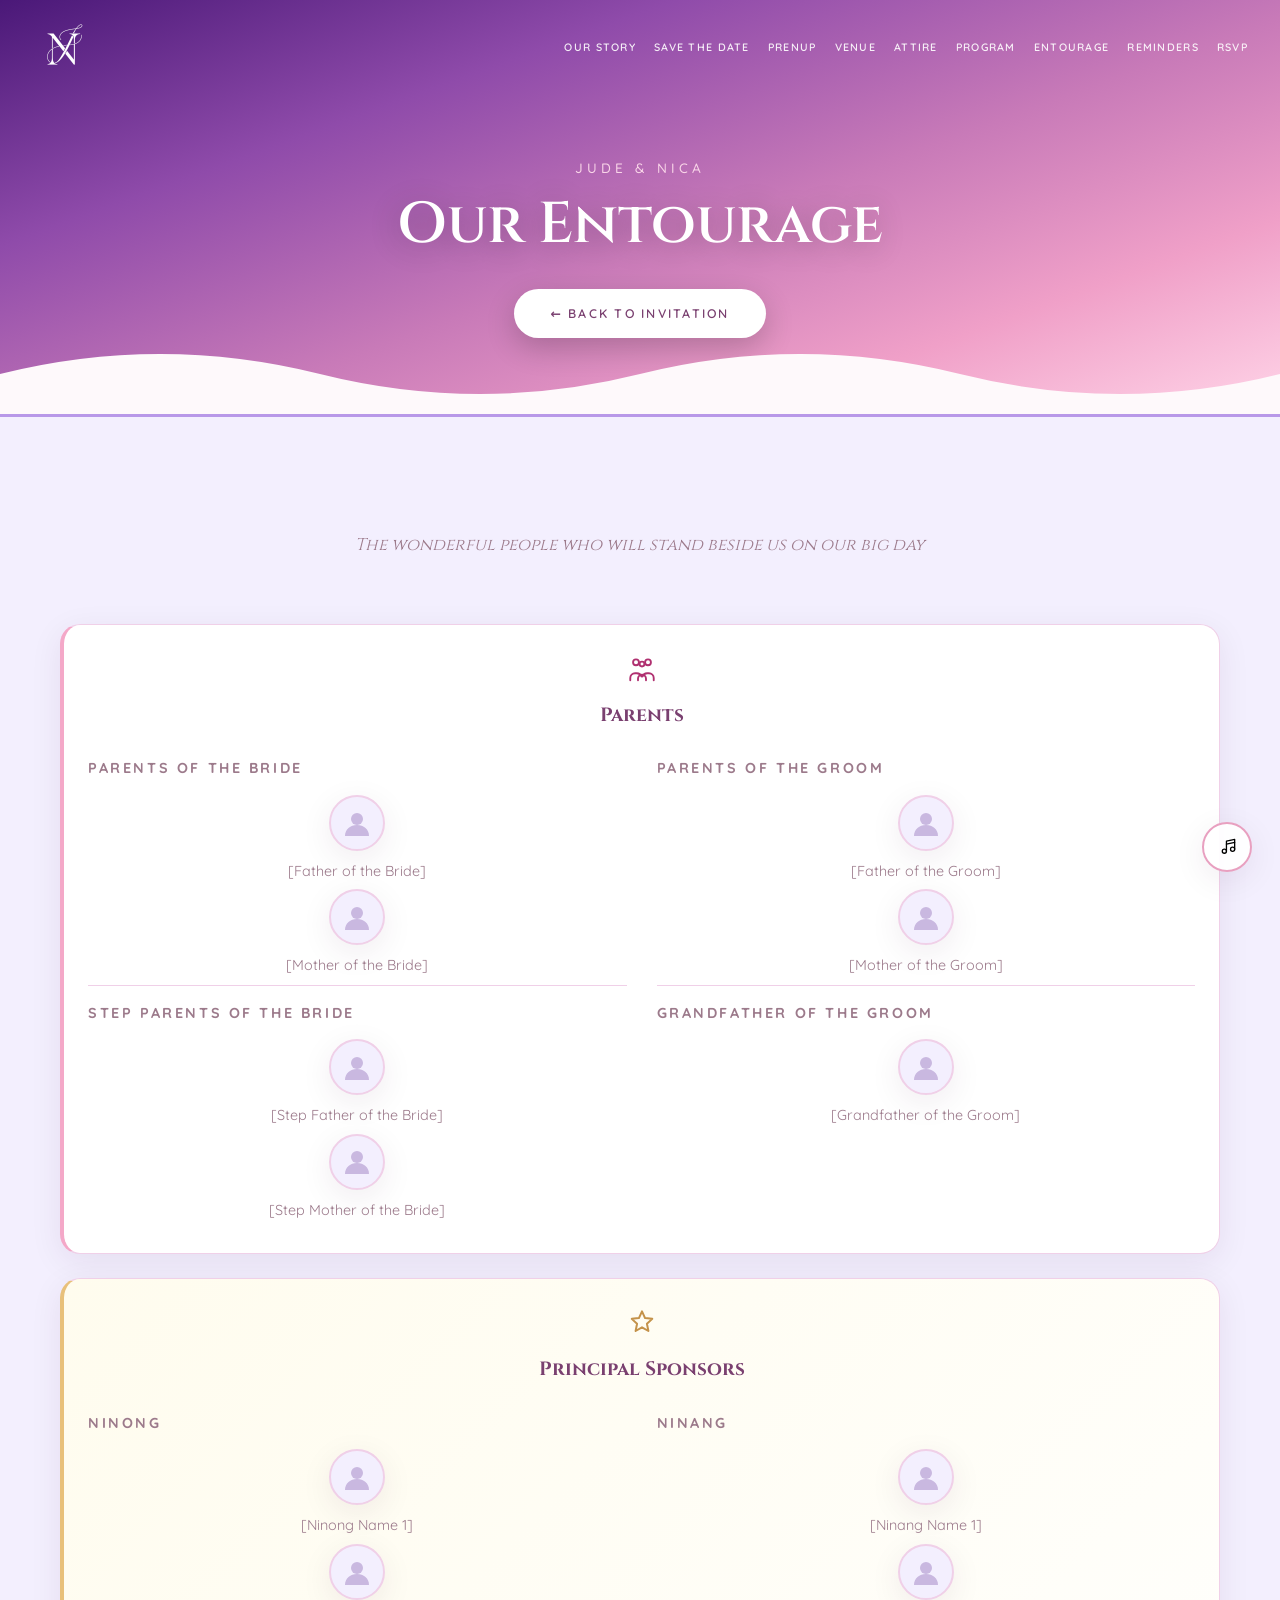
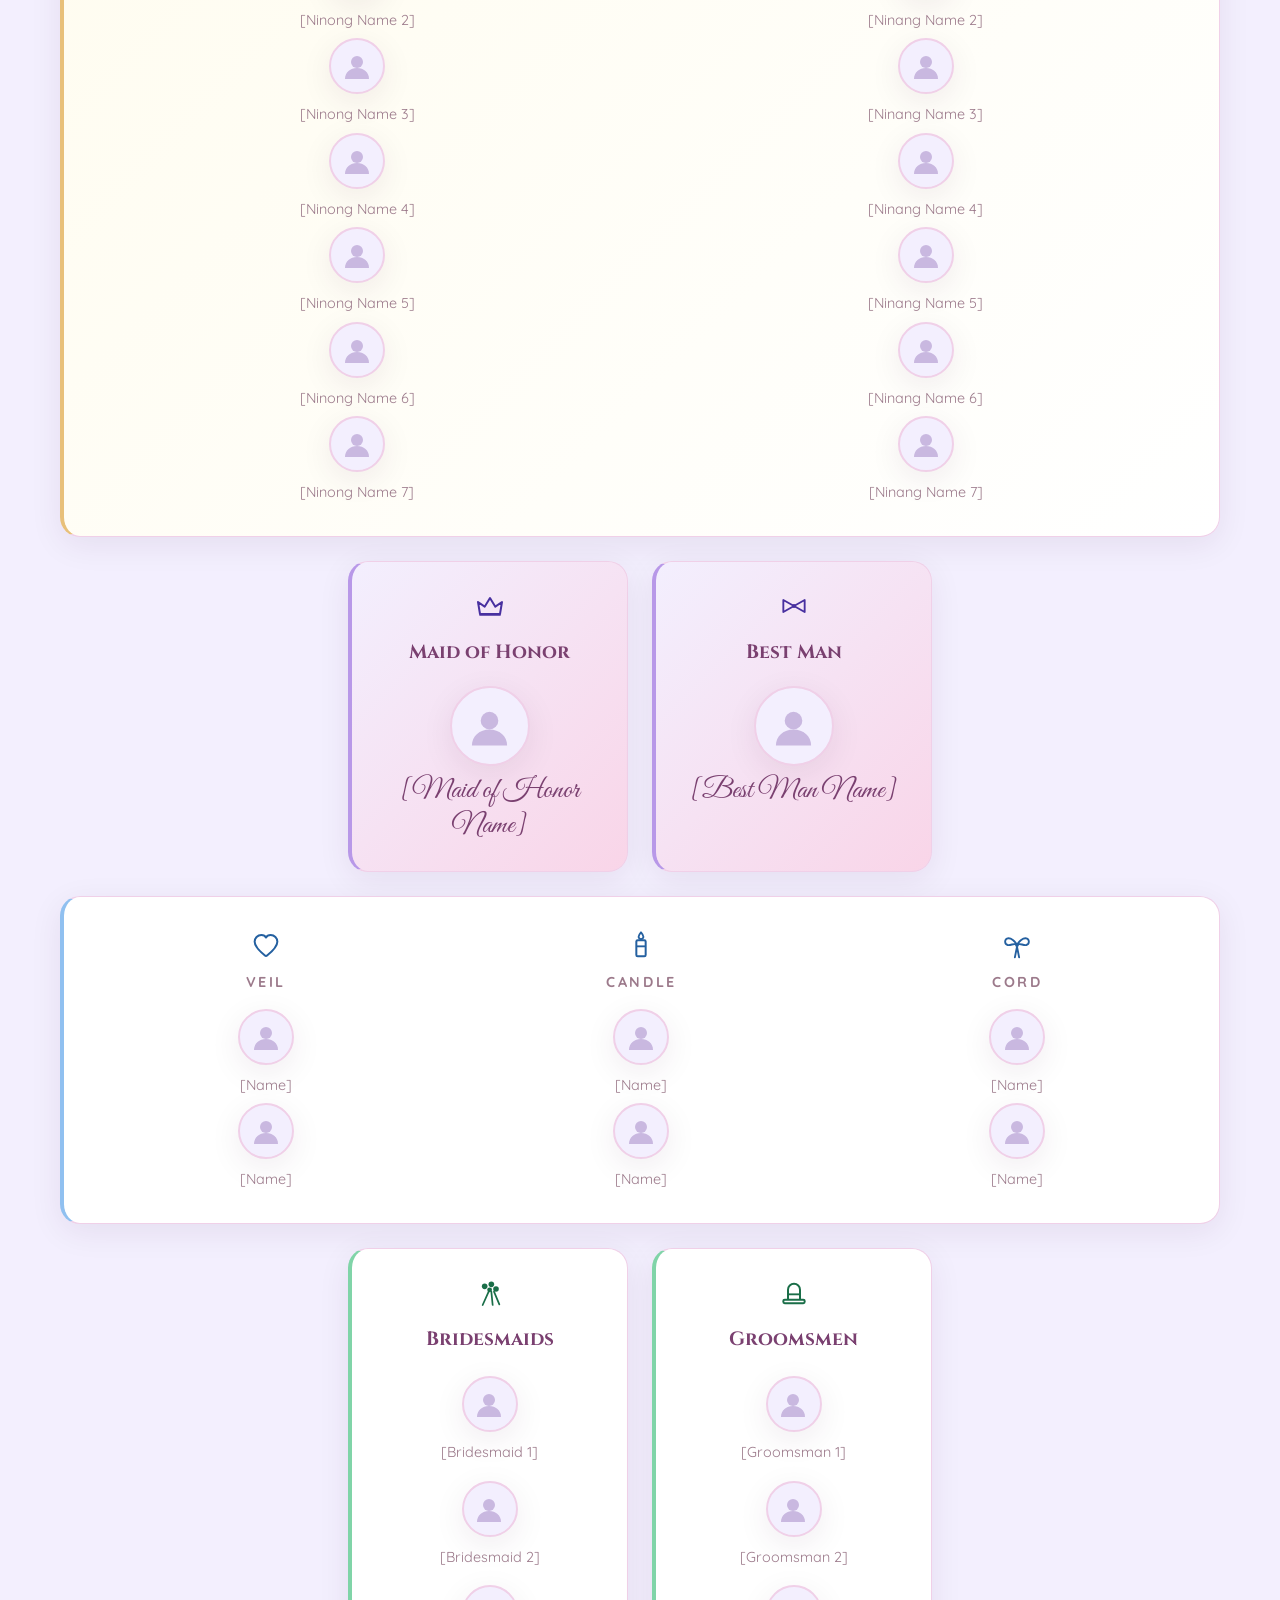
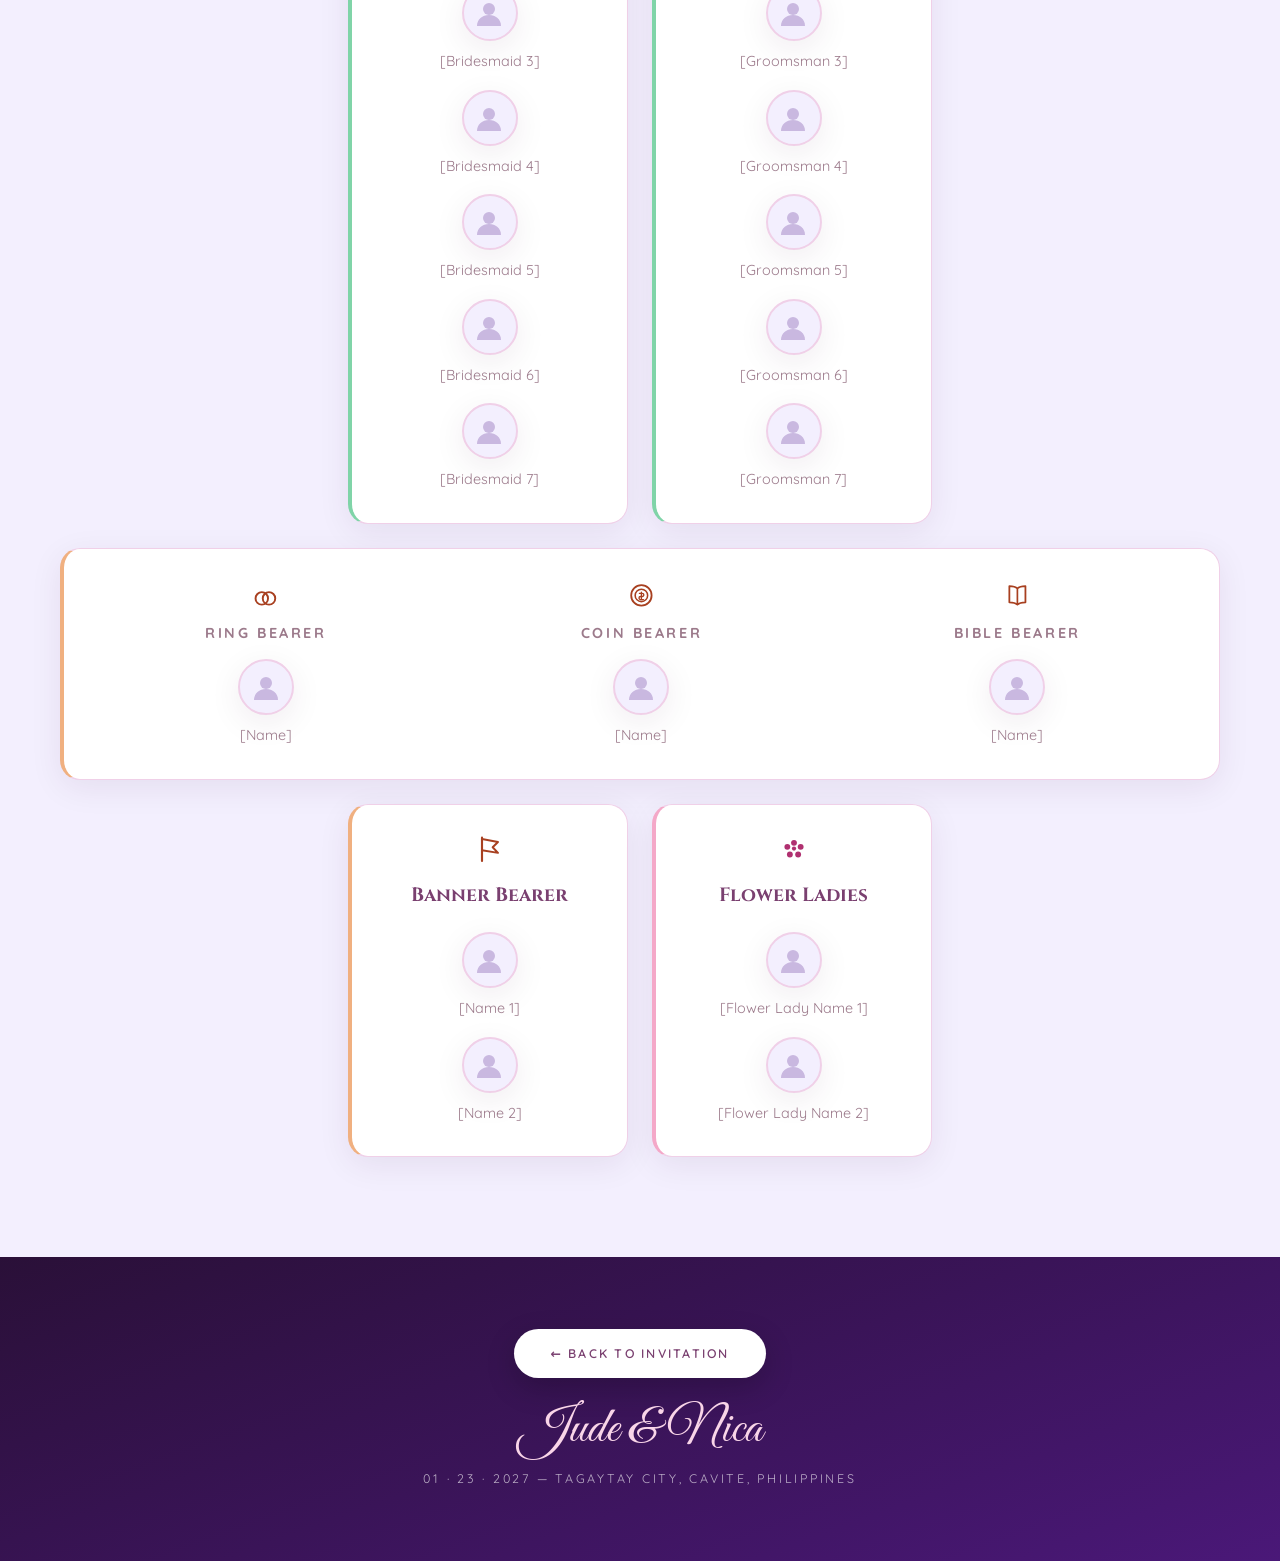
<file: entourage.html>
<!DOCTYPE html>
<html lang="en">
<head>
    <meta charset="UTF-8" />
    <meta name="viewport" content="width=device-width, initial-scale=1.0" />
    <meta name="description" content="Meet the entourage of Jude &amp; Nica &#8212; getting married January 23, 2027, Tagaytay City, Cavite, Philippines." />
    <title>Our Entourage &#8212; Jude &amp; Nica</title>
    <link rel="preconnect" href="https://fonts.googleapis.com" />
    <link rel="preconnect" href="https://fonts.gstatic.com" crossorigin />
    <link href="https://fonts.googleapis.com/css2?family=Cinzel+Decorative:wght@400;700&family=Cinzel:wght@400;500;600&family=Great+Vibes&family=Quicksand:wght@300;400;500;600;700&display=swap" rel="stylesheet" />
    <link rel="stylesheet" href="css/style.css" />
</head>
<body>

<!-- BACKGROUND MUSIC (source set via js/config.js → bgMusicUrl) -->
<audio id="bgMusic" loop preload="none" aria-hidden="true"></audio>

<!-- MUSIC TOGGLE BUTTON (shown only when bgMusicUrl is set) -->
<button class="music-btn" id="musicBtn" aria-label="Play background music" title="Toggle music" hidden>
    <span id="musicIcon"><svg class="icon" aria-hidden="true"><use href="img/icons.svg#icon-music"></use></svg></span>
</button>

<!-- NAVIGATION -->
<nav class="nav" id="nav">
    <a href="index.html#top" class="nav__brand">
        <img src="wedding_logo_transparent.png" alt="Jude &amp; Nica" class="nav__logo-img">
    </a>
    <span class="nav__section-label" id="navSectionLabel" aria-live="polite"></span>
    <button class="nav__toggle" id="navToggle" aria-label="Toggle menu">
        <span></span><span></span><span></span>
    </button>
    <ul class="nav__links" id="navLinks">
        <li><a href="index.html#story">Our Story</a></li>
        <li><a href="index.html#savethedate">Save the Date</a></li>
        <li><a href="index.html#prenup">Prenup</a></li>
        <li><a href="index.html#venue">Venue</a></li>
        <li><a href="index.html#attire">Attire</a></li>
        <li><a href="index.html#program">Program</a></li>
        <li><a href="index.html#entourage">Entourage</a></li>
        <li><a href="index.html#reminders">Reminders</a></li>
        <li><a href="index.html#rsvp">RSVP</a></li>
    </ul>
</nav>

<!-- SUBPAGE HERO -->
<header class="subpage-hero">
    <div class="subpage-hero__content reveal">
        <p class="subpage-hero__eyebrow">Jude &amp; Nica</p>
        <h1 class="subpage-hero__title">Our Entourage</h1>
        <a href="index.html" class="btn btn--light">&larr; Back to Invitation</a>
    </div>
    <div class="hero__floral" aria-hidden="true">
        <svg viewBox="0 0 1200 80" preserveAspectRatio="none" xmlns="http://www.w3.org/2000/svg">
            <path d="M0,80 L0,40 Q150,0 300,40 Q450,80 600,40 Q750,0 900,40 Q1050,80 1200,40 L1200,80 Z" fill="#fef9fb"/>
        </svg>
    </div>
</header>

<!-- ENTOURAGE -->
<section class="section entourage">
    <div class="section__head reveal">
        <p class="section__sub">The wonderful people who will stand beside us on our big day</p>
    </div>
    <div class="entourage__grid">

        <!-- Parents (wide, pink) -->
        <div class="entourage__group entourage__group--wide entourage__group--pink reveal">
            <div class="entourage__group-icon"><svg class="icon" aria-hidden="true"><use href="img/icons.svg#icon-family"></use></svg></div>
            <h3 class="entourage__group-title">Parents</h3>
            <div class="entourage__two-col">
                <div>
                    <p class="entourage__sublabel">Parents of the Bride</p>
                    <p>[Father of the Bride]</p>
                    <p>[Mother of the Bride]</p>
                    <div class="entourage__subgroup">
                        <p class="entourage__sublabel">Step Parents of the Bride</p>
                        <p>[Step Father of the Bride]</p>
                        <p>[Step Mother of the Bride]</p>
                    </div>
                </div>
                <div>
                    <p class="entourage__sublabel">Parents of the Groom</p>
                    <p>[Father of the Groom]</p>
                    <p>[Mother of the Groom]</p>
                    <div class="entourage__subgroup">
                        <p class="entourage__sublabel">Grandfather of the Groom</p>
                        <p>[Grandfather of the Groom]</p>
                    </div>
                </div>
            </div>
        </div>

        <!-- Principal Sponsors (wide, gold, 7 each) -->
        <div class="entourage__group entourage__group--wide entourage__group--gold reveal">
            <div class="entourage__group-icon"><svg class="icon" aria-hidden="true"><use href="img/icons.svg#icon-star"></use></svg></div>
            <h3 class="entourage__group-title">Principal Sponsors</h3>
            <div class="entourage__two-col">
                <div>
                    <p class="entourage__sublabel">Ninong</p>
                    <p>[Ninong Name 1]</p>
                    <p>[Ninong Name 2]</p>
                    <p>[Ninong Name 3]</p>
                    <p>[Ninong Name 4]</p>
                    <p>[Ninong Name 5]</p>
                    <p>[Ninong Name 6]</p>
                    <p>[Ninong Name 7]</p>
                </div>
                <div>
                    <p class="entourage__sublabel">Ninang</p>
                    <p>[Ninang Name 1]</p>
                    <p>[Ninang Name 2]</p>
                    <p>[Ninang Name 3]</p>
                    <p>[Ninang Name 4]</p>
                    <p>[Ninang Name 5]</p>
                    <p>[Ninang Name 6]</p>
                    <p>[Ninang Name 7]</p>
                </div>
            </div>
        </div>

        <!-- Maid of Honor + Best Man — centered -->
        <div class="entourage__center-row">
            <div class="entourage__group entourage__group--featured entourage__group--violet reveal">
                <div class="entourage__group-icon"><svg class="icon" aria-hidden="true"><use href="img/icons.svg#icon-crown"></use></svg></div>
                <h3 class="entourage__group-title">Maid of Honor</h3>
                <p class="entourage__featured-name">[Maid of Honor Name]</p>
            </div>
            <div class="entourage__group entourage__group--featured entourage__group--violet reveal">
                <div class="entourage__group-icon"><svg class="icon" aria-hidden="true"><use href="img/icons.svg#icon-bowtie"></use></svg></div>
                <h3 class="entourage__group-title">Best Man</h3>
                <p class="entourage__featured-name">[Best Man Name]</p>
            </div>
        </div>

        <!-- Secondary Sponsors — icons above each heading (wide, blue) -->
        <div class="entourage__group entourage__group--wide entourage__group--blue reveal">
            <div class="entourage__three-col entourage__three-col--icons">
                <div>
                    <div class="entourage__sponsor-icon"><svg class="icon" aria-hidden="true"><use href="img/icons.svg#icon-heart"></use></svg></div>
                    <p class="entourage__sublabel">Veil</p>
                    <p>[Name]</p>
                    <p>[Name]</p>
                </div>
                <div>
                    <div class="entourage__sponsor-icon"><svg class="icon" aria-hidden="true"><use href="img/icons.svg#icon-candle"></use></svg></div>
                    <p class="entourage__sublabel">Candle</p>
                    <p>[Name]</p>
                    <p>[Name]</p>
                </div>
                <div>
                    <div class="entourage__sponsor-icon"><svg class="icon" aria-hidden="true"><use href="img/icons.svg#icon-bow"></use></svg></div>
                    <p class="entourage__sublabel">Cord</p>
                    <p>[Name]</p>
                    <p>[Name]</p>
                </div>
            </div>
        </div>

        <!-- Bridesmaids + Groomsmen — centered (7 each) -->
        <div class="entourage__center-row">
            <div class="entourage__group entourage__group--green reveal">
                <div class="entourage__group-icon"><svg class="icon" aria-hidden="true"><use href="img/icons.svg#icon-bouquet"></use></svg></div>
                <h3 class="entourage__group-title">Bridesmaids</h3>
                <p>[Bridesmaid 1]</p>
                <p>[Bridesmaid 2]</p>
                <p>[Bridesmaid 3]</p>
                <p>[Bridesmaid 4]</p>
                <p>[Bridesmaid 5]</p>
                <p>[Bridesmaid 6]</p>
                <p>[Bridesmaid 7]</p>
            </div>
            <div class="entourage__group entourage__group--green reveal">
                <div class="entourage__group-icon"><svg class="icon" aria-hidden="true"><use href="img/icons.svg#icon-tophat"></use></svg></div>
                <h3 class="entourage__group-title">Groomsmen</h3>
                <p>[Groomsman 1]</p>
                <p>[Groomsman 2]</p>
                <p>[Groomsman 3]</p>
                <p>[Groomsman 4]</p>
                <p>[Groomsman 5]</p>
                <p>[Groomsman 6]</p>
                <p>[Groomsman 7]</p>
            </div>
        </div>

        <!-- Bearers (wide, with individual emojis, no section title) -->
        <div class="entourage__group entourage__group--wide entourage__group--orange reveal">
            <div class="entourage__three-col">
                <div class="entourage__bearer">
                    <div class="entourage__bearer-icon"><svg class="icon" aria-hidden="true"><use href="img/icons.svg#icon-ring"></use></svg></div>
                    <p class="entourage__sublabel">Ring Bearer</p>
                    <p>[Name]</p>
                </div>
                <div class="entourage__bearer">
                    <div class="entourage__bearer-icon"><svg class="icon" aria-hidden="true"><use href="img/icons.svg#icon-coin"></use></svg></div>
                    <p class="entourage__sublabel">Coin Bearer</p>
                    <p>[Name]</p>
                </div>
                <div class="entourage__bearer">
                    <div class="entourage__bearer-icon"><svg class="icon" aria-hidden="true"><use href="img/icons.svg#icon-book"></use></svg></div>
                    <p class="entourage__sublabel">Bible Bearer</p>
                    <p>[Name]</p>
                </div>
            </div>
        </div>

        <!-- Banner Bearer + Flower Ladies — same alignment, centered -->
        <div class="entourage__center-row">
            <div class="entourage__group entourage__group--orange reveal">
                <div class="entourage__group-icon"><svg class="icon" aria-hidden="true"><use href="img/icons.svg#icon-flag"></use></svg></div>
                <h3 class="entourage__group-title">Banner Bearer</h3>
                <p>[Name 1]</p>
                <p>[Name 2]</p>
            </div>
            <div class="entourage__group entourage__group--pink reveal">
                <div class="entourage__group-icon"><svg class="icon" aria-hidden="true"><use href="img/icons.svg#icon-blossom"></use></svg></div>
                <h3 class="entourage__group-title">Flower Ladies</h3>
                <p>[Flower Lady Name 1]</p>
                <p>[Flower Lady Name 2]</p>
            </div>
        </div>

    </div>
</section>

<!-- SUBPAGE FOOTER -->
<footer class="footer subpage-footer">
    <a href="index.html" class="btn btn--light subpage-footer__back">&larr; Back to Invitation</a>
    <p class="footer__names">Jude &amp; Nica</p>
    <p class="footer__date">01 &middot; 23 &middot; 2027 &mdash; Tagaytay City, Cavite, Philippines</p>
</footer>

<script src="js/config.js"></script>
<script src="js/main.js"></script>
</body>
</html>
</file>
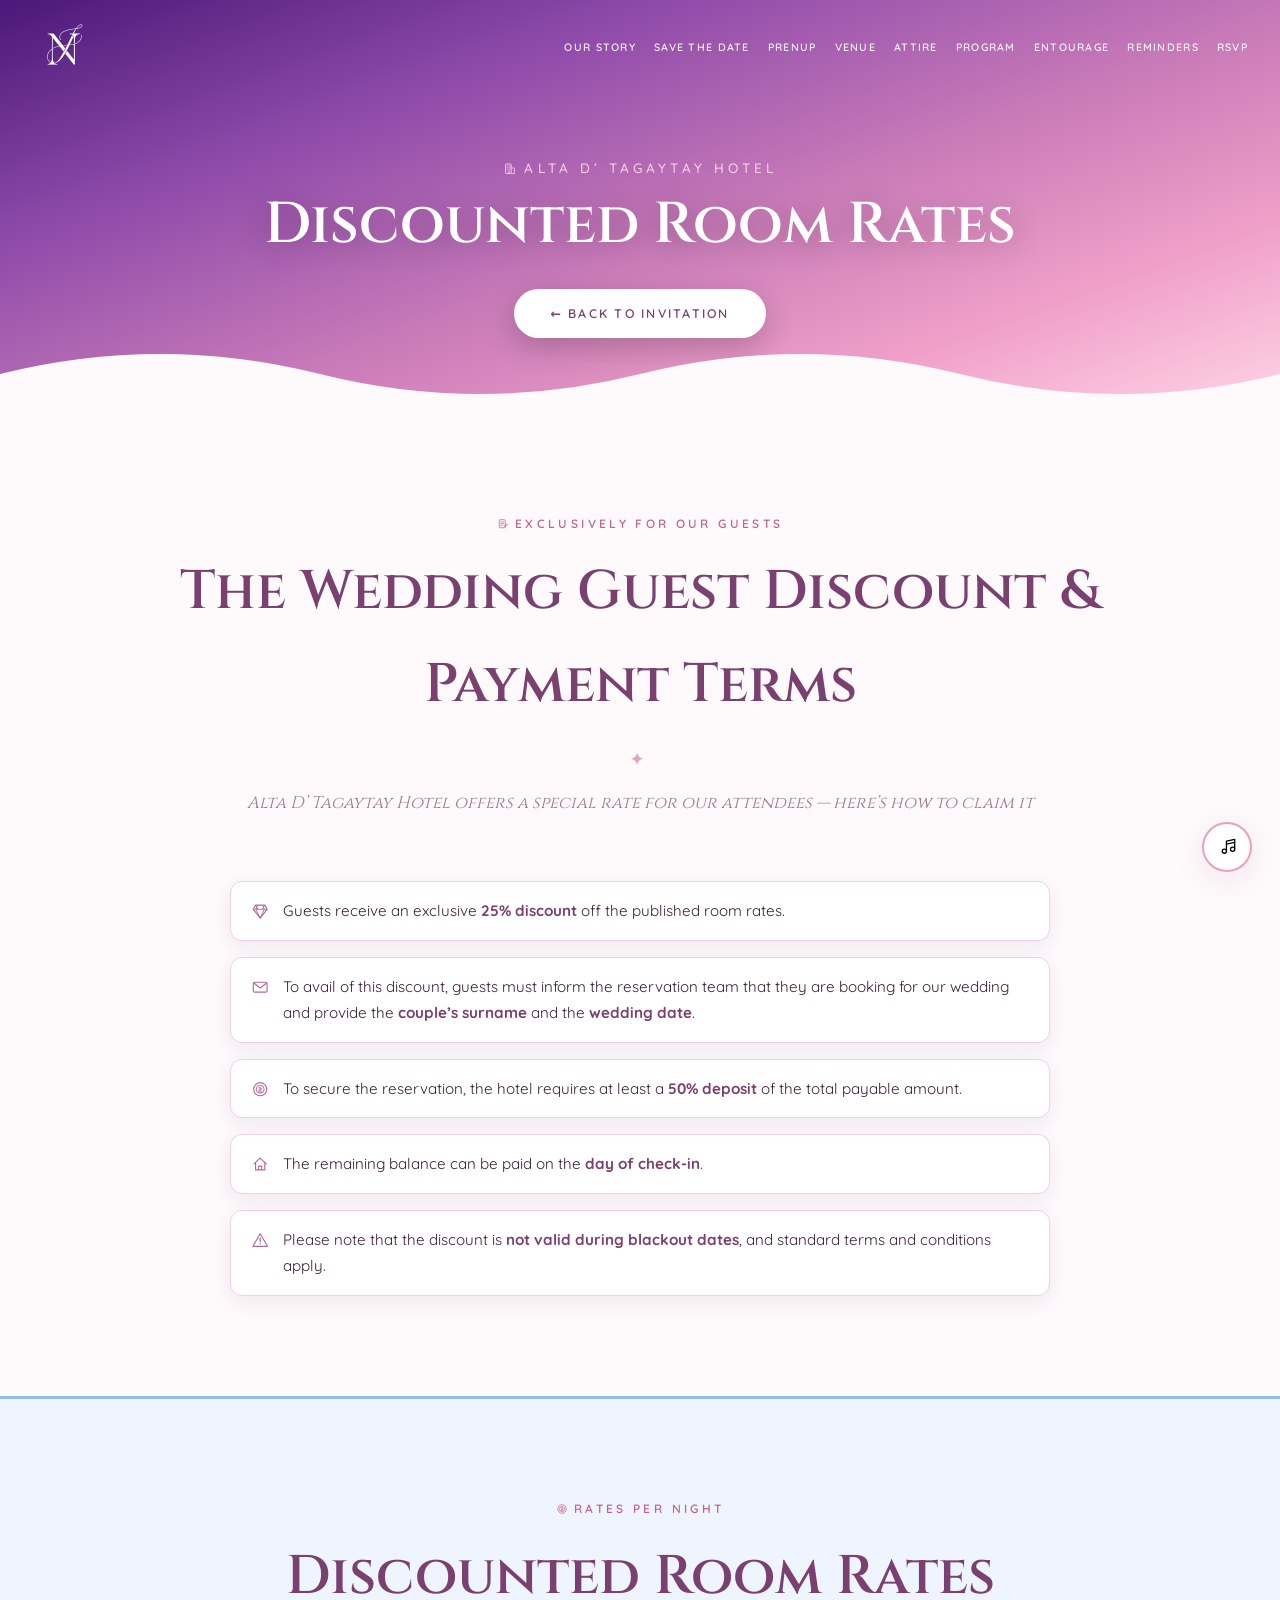
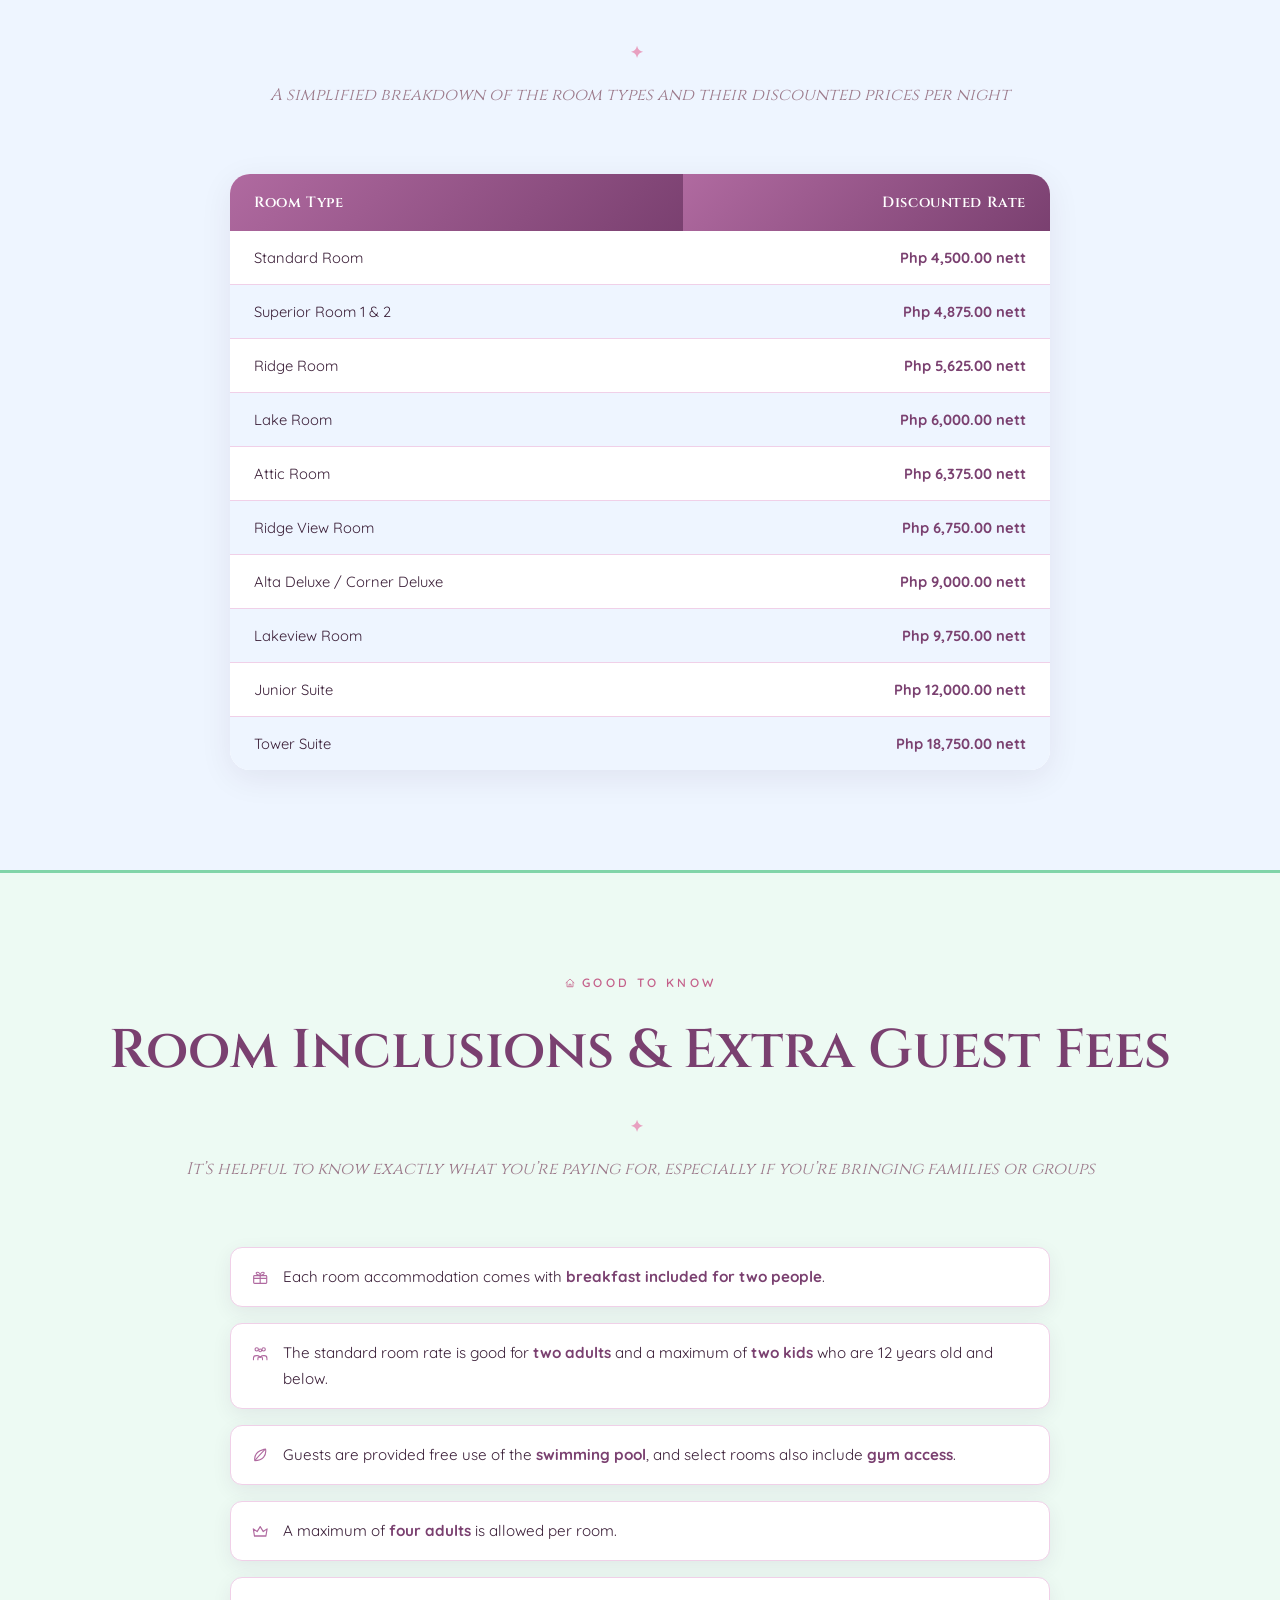
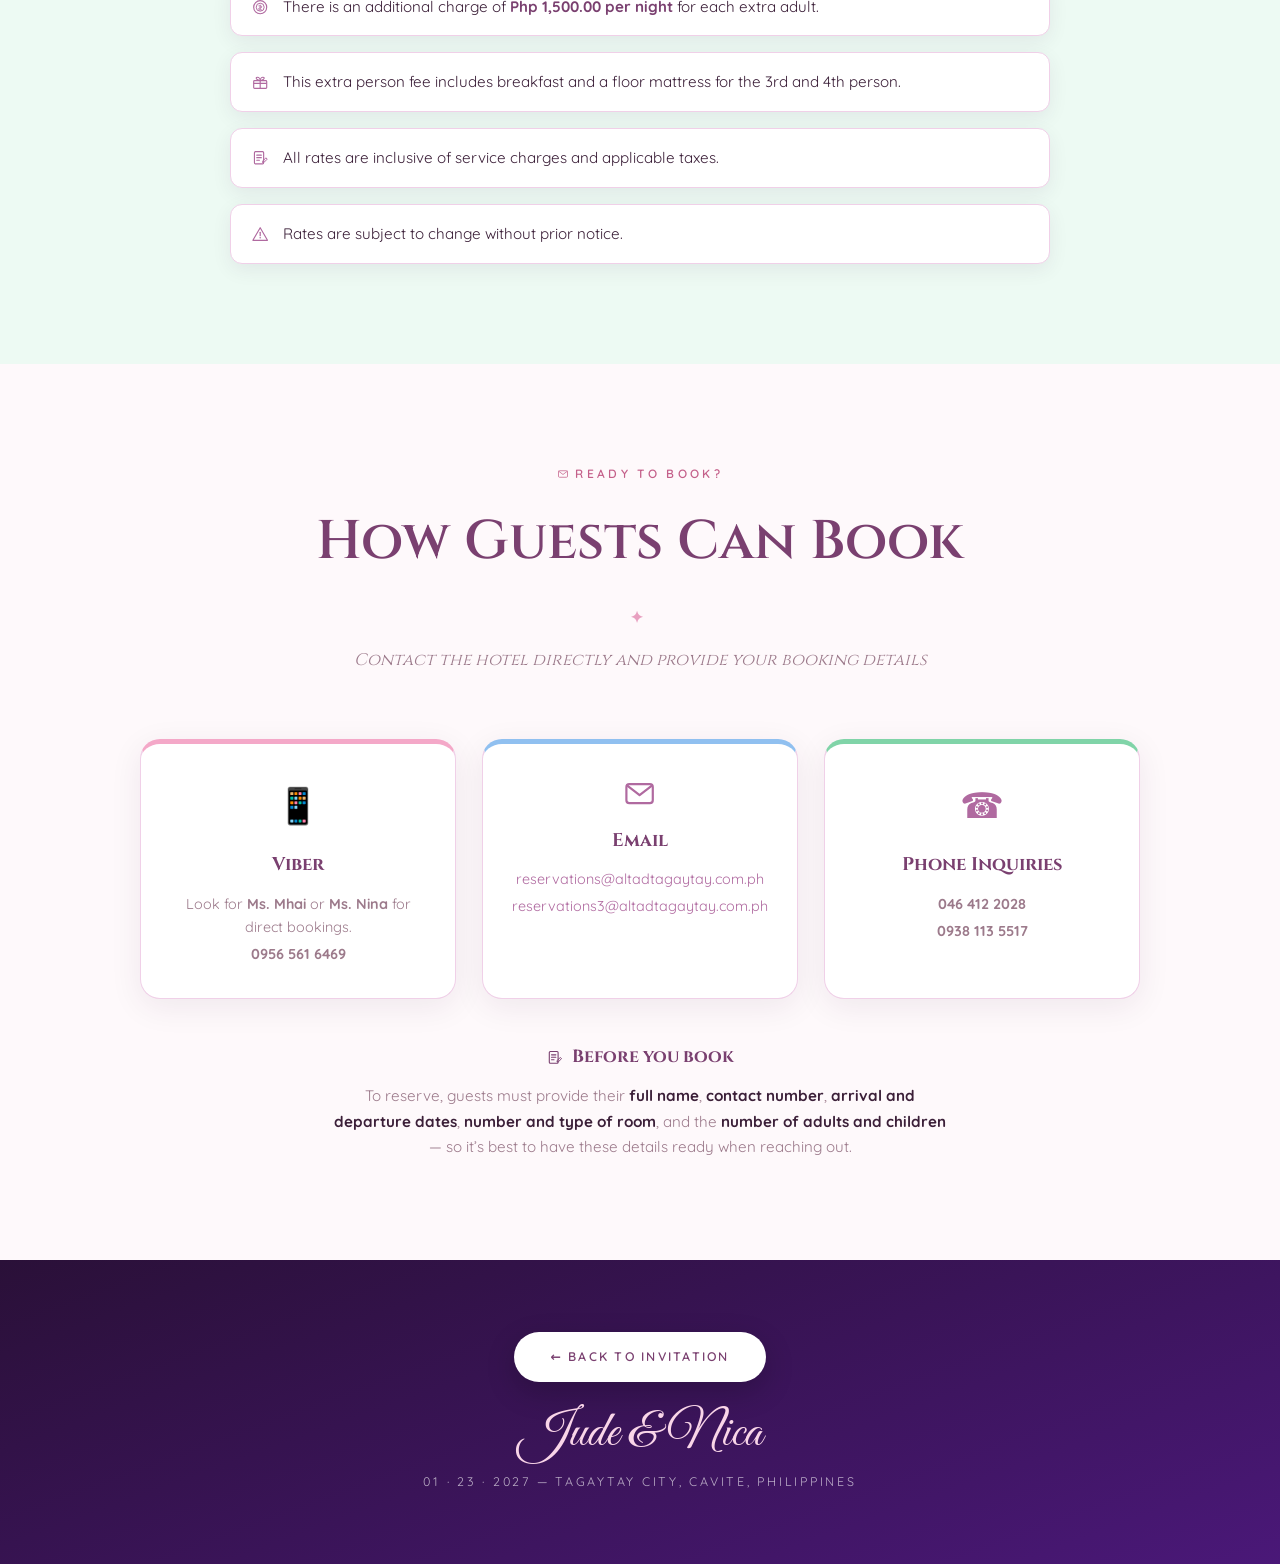
<file: hotel-rates.html>
<!DOCTYPE html>
<html lang="en">
<head>
    <meta charset="UTF-8" />
    <meta name="viewport" content="width=device-width, initial-scale=1.0" />
    <meta name="description" content="Discounted room rates and booking details at Alta D&#8217; Tagaytay Hotel for the wedding of Jude &amp; Nica &#8212; January 23, 2027." />
    <title>Discounted Room Rates &#8212; Jude &amp; Nica</title>
    <link rel="preconnect" href="https://fonts.googleapis.com" />
    <link rel="preconnect" href="https://fonts.gstatic.com" crossorigin />
    <link href="https://fonts.googleapis.com/css2?family=Cinzel+Decorative:wght@400;700&family=Cinzel:wght@400;500;600&family=Great+Vibes&family=Quicksand:wght@300;400;500;600;700&display=swap" rel="stylesheet" />
    <link rel="stylesheet" href="css/style.css" />
</head>
<body>

<!-- BACKGROUND MUSIC (source set via js/config.js → bgMusicUrl) -->
<audio id="bgMusic" loop preload="none" aria-hidden="true"></audio>

<!-- MUSIC TOGGLE BUTTON (shown only when bgMusicUrl is set) -->
<button class="music-btn" id="musicBtn" aria-label="Play background music" title="Toggle music" hidden>
    <span id="musicIcon"><svg class="icon" aria-hidden="true"><use href="img/icons.svg#icon-music"></use></svg></span>
</button>

<!-- NAVIGATION -->
<nav class="nav" id="nav">
    <a href="index.html#top" class="nav__brand">
        <img src="wedding_logo_transparent.png" alt="Jude &amp; Nica" class="nav__logo-img">
    </a>
    <span class="nav__section-label" id="navSectionLabel" aria-live="polite"></span>
    <button class="nav__toggle" id="navToggle" aria-label="Toggle menu">
        <span></span><span></span><span></span>
    </button>
    <ul class="nav__links" id="navLinks">
        <li><a href="index.html#story">Our Story</a></li>
        <li><a href="index.html#savethedate">Save the Date</a></li>
        <li><a href="index.html#prenup">Prenup</a></li>
        <li><a href="index.html#venue">Venue</a></li>
        <li><a href="index.html#attire">Attire</a></li>
        <li><a href="index.html#program">Program</a></li>
        <li><a href="index.html#entourage">Entourage</a></li>
        <li><a href="index.html#reminders">Reminders</a></li>
        <li><a href="index.html#rsvp">RSVP</a></li>
    </ul>
</nav>

<!-- SUBPAGE HERO -->
<header class="subpage-hero">
    <div class="subpage-hero__content reveal">
        <p class="subpage-hero__eyebrow"><svg class="icon" aria-hidden="true"><use href="img/icons.svg#icon-building"></use></svg> Alta D&#8217; Tagaytay Hotel</p>
        <h1 class="subpage-hero__title">Discounted Room Rates</h1>
        <a href="index.html#venue" class="btn btn--light">&larr; Back to Invitation</a>
    </div>
    <div class="hero__floral" aria-hidden="true">
        <svg viewBox="0 0 1200 80" preserveAspectRatio="none" xmlns="http://www.w3.org/2000/svg">
            <path d="M0,80 L0,40 Q150,0 300,40 Q450,80 600,40 Q750,0 900,40 Q1050,80 1200,40 L1200,80 Z" fill="#fef9fb"/>
        </svg>
    </div>
</header>

<!-- DISCOUNT & PAYMENT TERMS -->
<section class="section rates-terms" id="rates-terms">
    <div class="section__head reveal">
        <p class="section__eyebrow"><svg class="icon" aria-hidden="true"><use href="img/icons.svg#icon-note"></use></svg> Exclusively for our guests</p>
        <h2 class="section__title">The Wedding Guest Discount &amp; Payment Terms</h2>
        <p class="section__sub">Alta D&#8217; Tagaytay Hotel offers a special rate for our attendees &mdash; here&#8217;s how to claim it</p>
    </div>
    <ul class="rates-list reveal">
        <li><svg class="icon" aria-hidden="true"><use href="img/icons.svg#icon-gem"></use></svg> <span>Guests receive an exclusive <strong>25% discount</strong> off the published room rates.</span></li>
        <li><svg class="icon" aria-hidden="true"><use href="img/icons.svg#icon-envelope"></use></svg> <span>To avail of this discount, guests must inform the reservation team that they are booking for our wedding and provide the <strong>couple&#8217;s surname</strong> and the <strong>wedding date</strong>.</span></li>
        <li><svg class="icon" aria-hidden="true"><use href="img/icons.svg#icon-coin"></use></svg> <span>To secure the reservation, the hotel requires at least a <strong>50% deposit</strong> of the total payable amount.</span></li>
        <li><svg class="icon" aria-hidden="true"><use href="img/icons.svg#icon-house"></use></svg> <span>The remaining balance can be paid on the <strong>day of check-in</strong>.</span></li>
        <li><svg class="icon" aria-hidden="true"><use href="img/icons.svg#icon-warning"></use></svg> <span>Please note that the discount is <strong>not valid during blackout dates</strong>, and standard terms and conditions apply.</span></li>
    </ul>
</section>

<!-- ROOM RATES TABLE -->
<section class="section rates-table-section" id="rates-table">
    <div class="section__head reveal">
        <p class="section__eyebrow"><svg class="icon" aria-hidden="true"><use href="img/icons.svg#icon-coin"></use></svg> Rates per night</p>
        <h2 class="section__title">Discounted Room Rates</h2>
        <p class="section__sub">A simplified breakdown of the room types and their discounted prices per night</p>
    </div>
    <div class="rates-table__wrap reveal">
        <table class="rates-table">
            <thead>
                <tr>
                    <th>Room Type</th>
                    <th>Discounted Rate</th>
                </tr>
            </thead>
            <tbody>
                <tr><td>Standard Room</td><td>Php 4,500.00 nett</td></tr>
                <tr><td>Superior Room 1 &amp; 2</td><td>Php 4,875.00 nett</td></tr>
                <tr><td>Ridge Room</td><td>Php 5,625.00 nett</td></tr>
                <tr><td>Lake Room</td><td>Php 6,000.00 nett</td></tr>
                <tr><td>Attic Room</td><td>Php 6,375.00 nett</td></tr>
                <tr><td>Ridge View Room</td><td>Php 6,750.00 nett</td></tr>
                <tr><td>Alta Deluxe / Corner Deluxe</td><td>Php 9,000.00 nett</td></tr>
                <tr><td>Lakeview Room</td><td>Php 9,750.00 nett</td></tr>
                <tr><td>Junior Suite</td><td>Php 12,000.00 nett</td></tr>
                <tr><td>Tower Suite</td><td>Php 18,750.00 nett</td></tr>
            </tbody>
        </table>
    </div>
</section>

<!-- ROOM INCLUSIONS & EXTRA GUEST FEES -->
<section class="section rates-inclusions" id="rates-inclusions">
    <div class="section__head reveal">
        <p class="section__eyebrow"><svg class="icon" aria-hidden="true"><use href="img/icons.svg#icon-house"></use></svg> Good to know</p>
        <h2 class="section__title">Room Inclusions &amp; Extra Guest Fees</h2>
        <p class="section__sub">It&#8217;s helpful to know exactly what you&#8217;re paying for, especially if you&#8217;re bringing families or groups</p>
    </div>
    <ul class="rates-list reveal">
        <li><svg class="icon" aria-hidden="true"><use href="img/icons.svg#icon-gift"></use></svg> <span>Each room accommodation comes with <strong>breakfast included for two people</strong>.</span></li>
        <li><svg class="icon" aria-hidden="true"><use href="img/icons.svg#icon-family"></use></svg> <span>The standard room rate is good for <strong>two adults</strong> and a maximum of <strong>two kids</strong> who are 12 years old and below.</span></li>
        <li><svg class="icon" aria-hidden="true"><use href="img/icons.svg#icon-leaf"></use></svg> <span>Guests are provided free use of the <strong>swimming pool</strong>, and select rooms also include <strong>gym access</strong>.</span></li>
        <li><svg class="icon" aria-hidden="true"><use href="img/icons.svg#icon-crown"></use></svg> <span>A maximum of <strong>four adults</strong> is allowed per room.</span></li>
        <li><svg class="icon" aria-hidden="true"><use href="img/icons.svg#icon-coin"></use></svg> <span>There is an additional charge of <strong>Php 1,500.00 per night</strong> for each extra adult.</span></li>
        <li><svg class="icon" aria-hidden="true"><use href="img/icons.svg#icon-gift"></use></svg> <span>This extra person fee includes breakfast and a floor mattress for the 3rd and 4th person.</span></li>
        <li><svg class="icon" aria-hidden="true"><use href="img/icons.svg#icon-note"></use></svg> <span>All rates are inclusive of service charges and applicable taxes.</span></li>
        <li><svg class="icon" aria-hidden="true"><use href="img/icons.svg#icon-warning"></use></svg> <span>Rates are subject to change without prior notice.</span></li>
    </ul>
</section>

<!-- HOW GUESTS CAN BOOK -->
<section class="section rates-booking" id="rates-booking">
    <div class="section__head reveal">
        <p class="section__eyebrow"><svg class="icon" aria-hidden="true"><use href="img/icons.svg#icon-envelope"></use></svg> Ready to book?</p>
        <h2 class="section__title">How Guests Can Book</h2>
        <p class="section__sub">Contact the hotel directly and provide your booking details</p>
    </div>

    <div class="rates-contact-grid reveal">
        <div class="rates-contact-card rates-contact-card--pink">
            <div class="rates-contact-icon">&#128241;</div>
            <h3>Viber</h3>
            <p>Look for <strong>Ms. Mhai</strong> or <strong>Ms. Nina</strong> for direct bookings.</p>
            <p><strong>0956 561 6469</strong></p>
        </div>

        <div class="rates-contact-card rates-contact-card--blue">
            <div class="rates-contact-icon"><svg class="icon" aria-hidden="true"><use href="img/icons.svg#icon-envelope"></use></svg></div>
            <h3>Email</h3>
            <p><a href="mailto:reservations@altadtagaytay.com.ph">reservations@altadtagaytay.com.ph</a></p>
            <p><a href="mailto:reservations3@altadtagaytay.com.ph">reservations3@altadtagaytay.com.ph</a></p>
        </div>

        <div class="rates-contact-card rates-contact-card--green">
            <div class="rates-contact-icon">&#9742;&#65039;</div>
            <h3>Phone Inquiries</h3>
            <p><strong>046 412 2028</strong></p>
            <p><strong>0938 113 5517</strong></p>
        </div>
    </div>

    <div class="rates-booking__note reveal">
        <h3><svg class="icon" aria-hidden="true"><use href="img/icons.svg#icon-note"></use></svg> Before you book</h3>
        <p>To reserve, guests must provide their <strong>full name</strong>, <strong>contact number</strong>, <strong>arrival and departure dates</strong>, <strong>number and type of room</strong>, and the <strong>number of adults and children</strong> &mdash; so it&#8217;s best to have these details ready when reaching out.</p>
    </div>
</section>

<!-- SUBPAGE FOOTER -->
<footer class="footer subpage-footer">
    <a href="index.html#venue" class="btn btn--light subpage-footer__back">&larr; Back to Invitation</a>
    <p class="footer__names">Jude &amp; Nica</p>
    <p class="footer__date">01 &middot; 23 &middot; 2027 &mdash; Tagaytay City, Cavite, Philippines</p>
</footer>

<script src="js/config.js"></script>
<script src="js/main.js"></script>
</body>
</html>
</file>
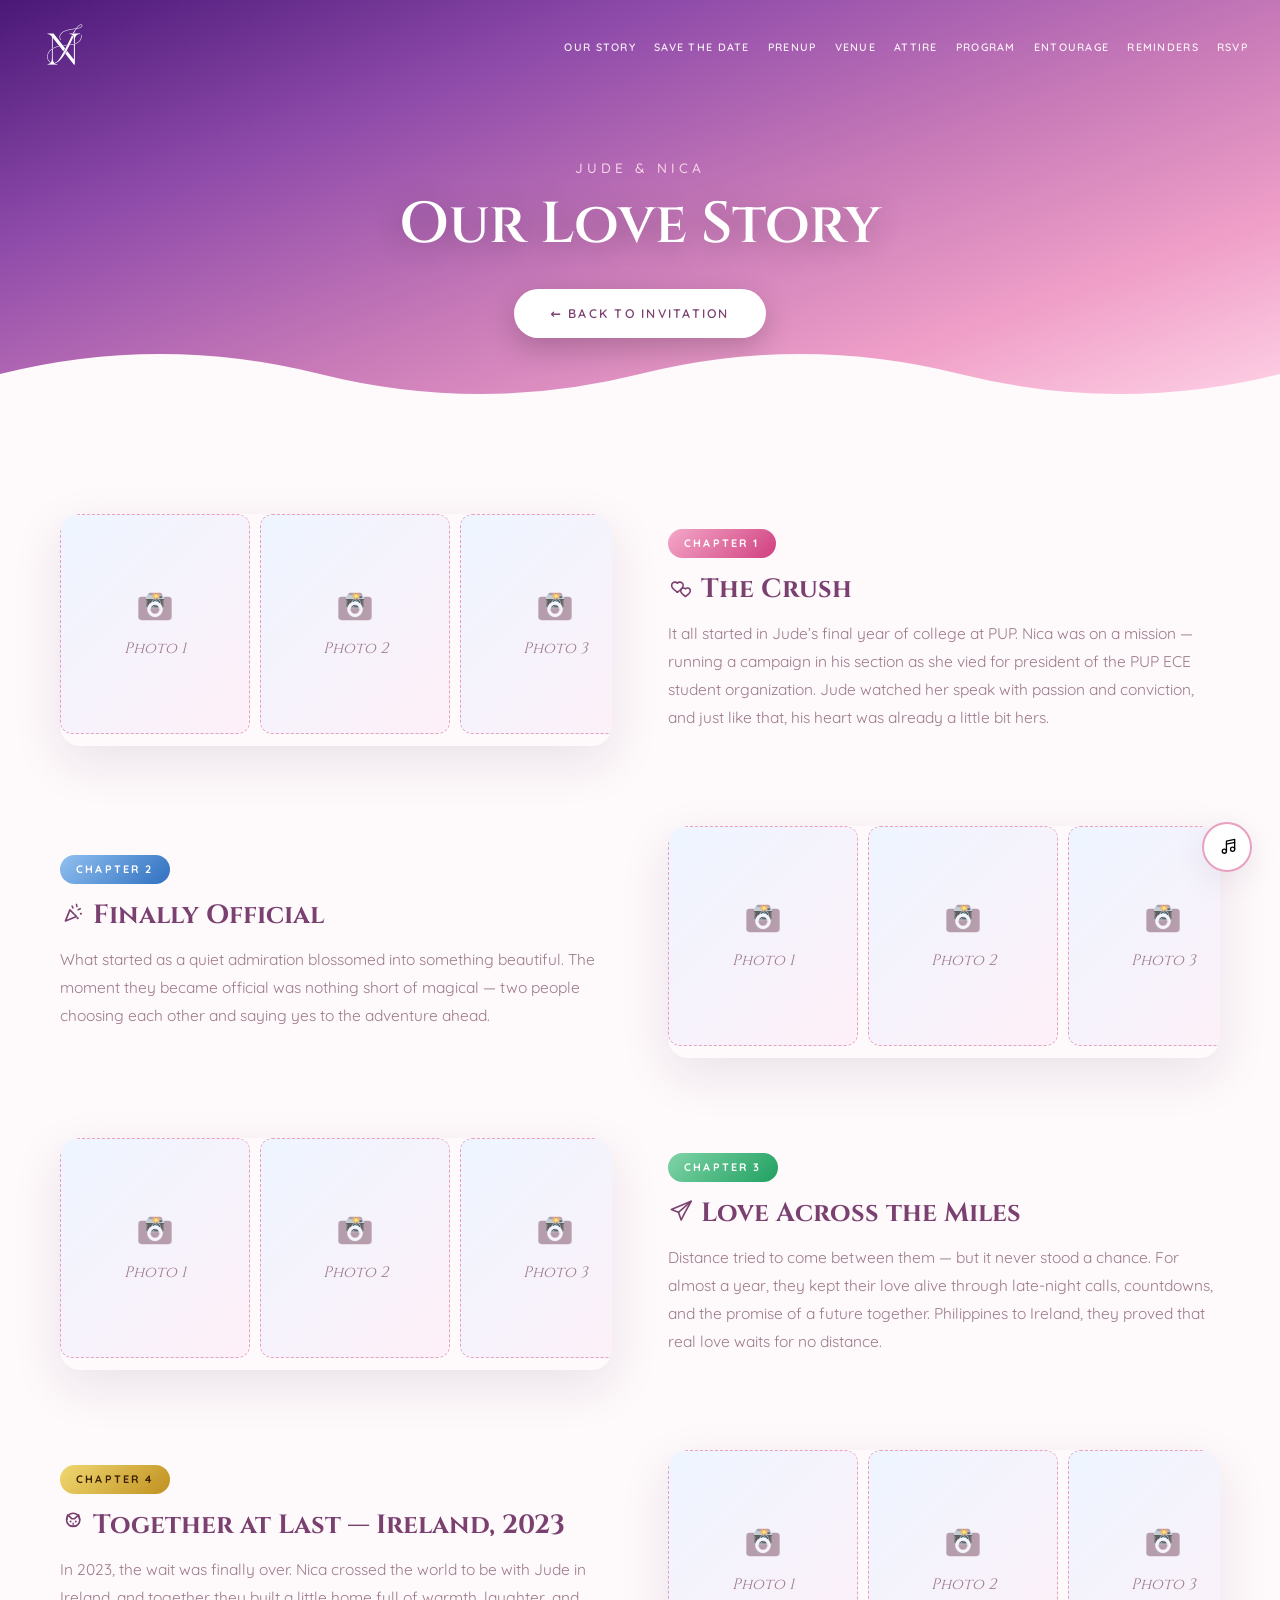
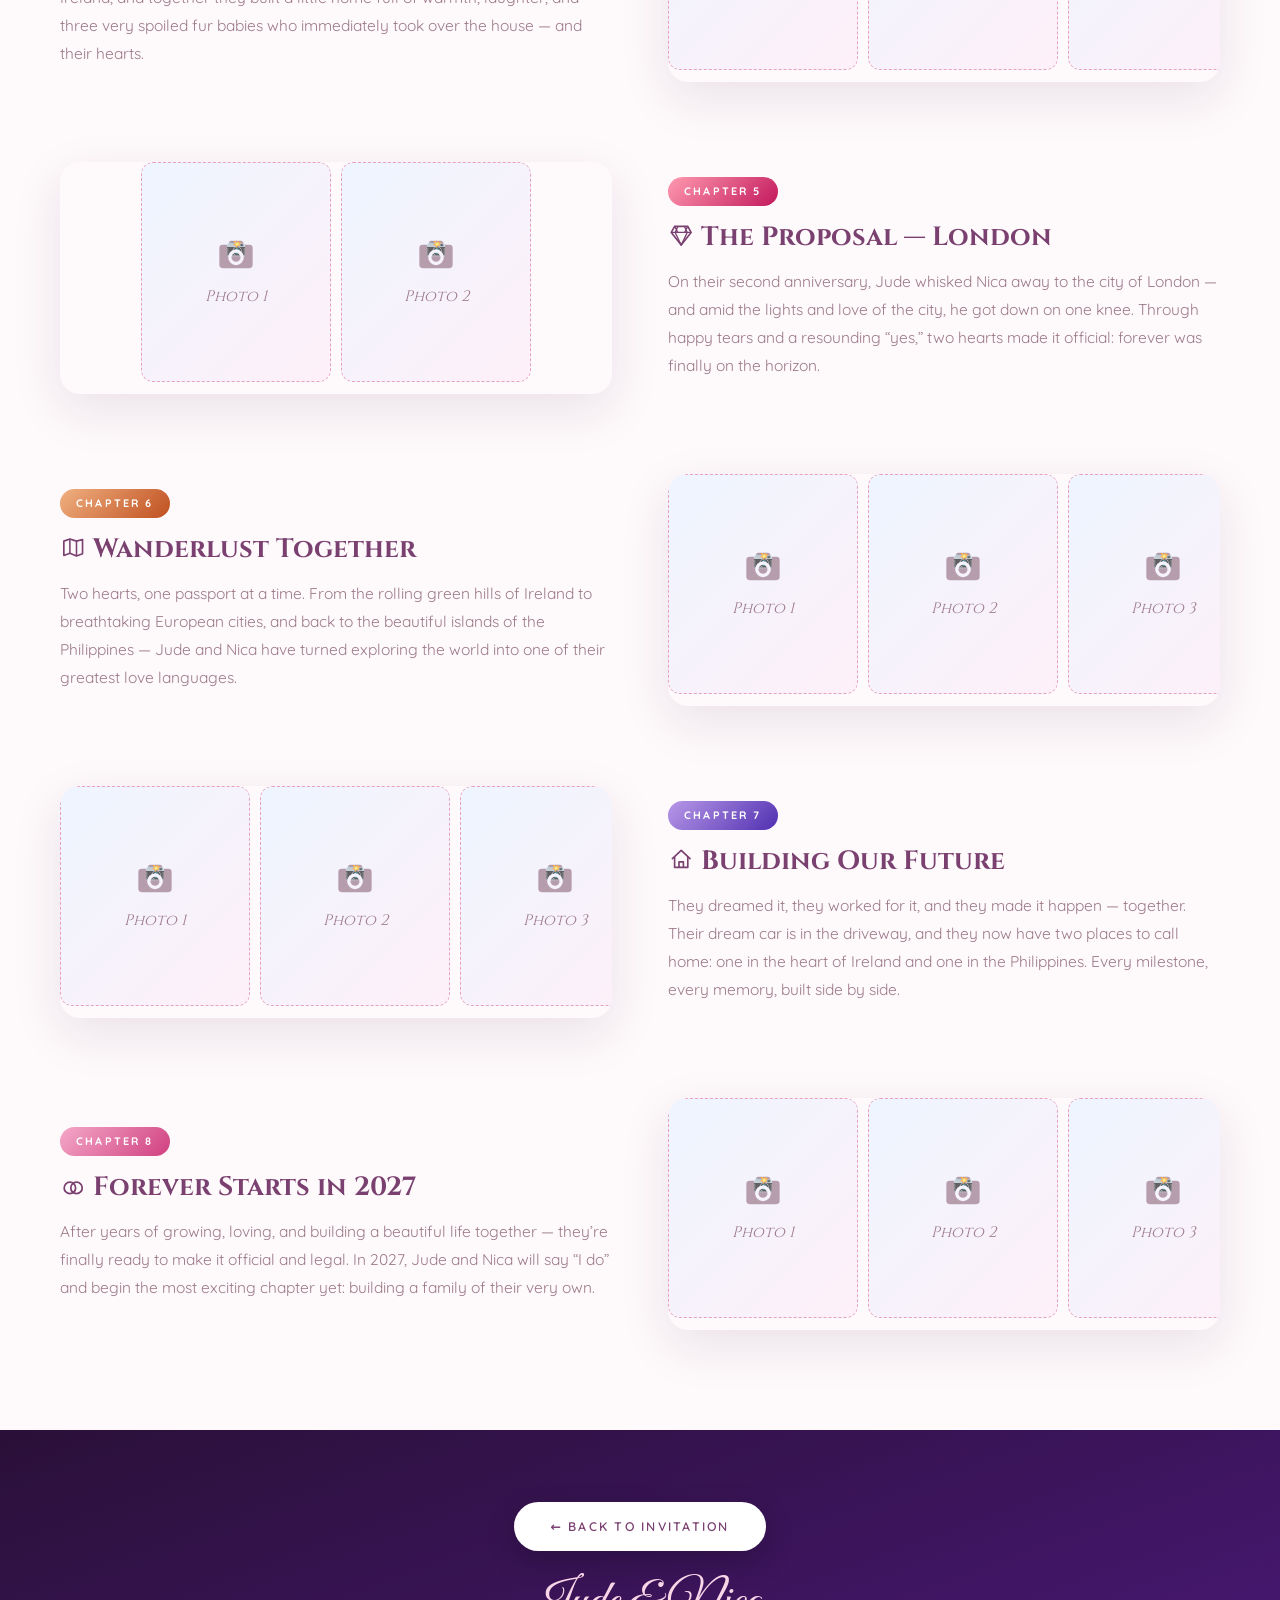
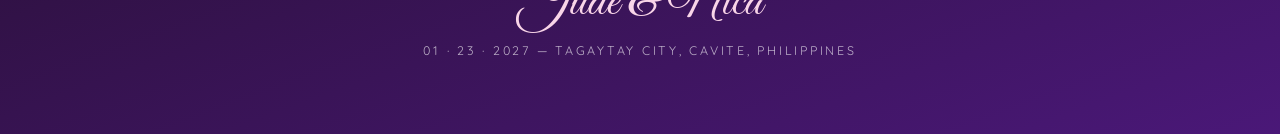
<file: love-story.html>
<!DOCTYPE html>
<html lang="en">
<head>
    <meta charset="UTF-8" />
    <meta name="viewport" content="width=device-width, initial-scale=1.0" />
    <meta name="description" content="The full love story of Jude &amp; Nica &#8212; getting married January 23, 2027, Tagaytay City, Cavite, Philippines." />
    <title>Our Love Story &#8212; Jude &amp; Nica</title>
    <link rel="preconnect" href="https://fonts.googleapis.com" />
    <link rel="preconnect" href="https://fonts.gstatic.com" crossorigin />
    <link href="https://fonts.googleapis.com/css2?family=Cinzel+Decorative:wght@400;700&family=Cinzel:wght@400;500;600&family=Great+Vibes&family=Quicksand:wght@300;400;500;600;700&display=swap" rel="stylesheet" />
    <link rel="stylesheet" href="css/style.css" />
</head>
<body>

<!-- BACKGROUND MUSIC (source set via js/config.js → bgMusicUrl) -->
<audio id="bgMusic" loop preload="none" aria-hidden="true"></audio>

<!-- MUSIC TOGGLE BUTTON (shown only when bgMusicUrl is set) -->
<button class="music-btn" id="musicBtn" aria-label="Play background music" title="Toggle music" hidden>
    <span id="musicIcon"><svg class="icon" aria-hidden="true"><use href="img/icons.svg#icon-music"></use></svg></span>
</button>

<!-- NAVIGATION -->
<nav class="nav" id="nav">
    <a href="index.html#top" class="nav__brand">
        <img src="wedding_logo_transparent.png" alt="Jude &amp; Nica" class="nav__logo-img">
    </a>
    <span class="nav__section-label" id="navSectionLabel" aria-live="polite"></span>
    <button class="nav__toggle" id="navToggle" aria-label="Toggle menu">
        <span></span><span></span><span></span>
    </button>
    <ul class="nav__links" id="navLinks">
        <li><a href="index.html#story">Our Story</a></li>
        <li><a href="index.html#savethedate">Save the Date</a></li>
        <li><a href="index.html#prenup">Prenup</a></li>
        <li><a href="index.html#venue">Venue</a></li>
        <li><a href="index.html#attire">Attire</a></li>
        <li><a href="index.html#program">Program</a></li>
        <li><a href="index.html#entourage">Entourage</a></li>
        <li><a href="index.html#reminders">Reminders</a></li>
        <li><a href="index.html#rsvp">RSVP</a></li>
    </ul>
</nav>

<!-- SUBPAGE HERO -->
<header class="subpage-hero">
    <div class="subpage-hero__content reveal">
        <p class="subpage-hero__eyebrow">Jude &amp; Nica</p>
        <h1 class="subpage-hero__title">Our Love Story</h1>
        <a href="index.html" class="btn btn--light">&larr; Back to Invitation</a>
    </div>
    <div class="hero__floral" aria-hidden="true">
        <svg viewBox="0 0 1200 80" preserveAspectRatio="none" xmlns="http://www.w3.org/2000/svg">
            <path d="M0,80 L0,40 Q150,0 300,40 Q450,80 600,40 Q750,0 900,40 Q1050,80 1200,40 L1200,80 Z" fill="#fef9fb"/>
        </svg>
    </div>
</header>

<!-- OUR LOVE STORY -->
<section class="section story">
    <div class="story__timeline">

        <!-- Chapter 1: 4 photos -->
        <div class="story__chapter reveal">
            <div class="story__chapter-album">
                <div class="story__album-track">
                    <div class="story__album-photo"><div class="img-placeholder img-placeholder--mini"><span>&#128248;</span><p>Photo 1</p></div></div>
                    <div class="story__album-photo"><div class="img-placeholder img-placeholder--mini"><span>&#128248;</span><p>Photo 2</p></div></div>
                    <div class="story__album-photo"><div class="img-placeholder img-placeholder--mini"><span>&#128248;</span><p>Photo 3</p></div></div>
                    <div class="story__album-photo"><div class="img-placeholder img-placeholder--mini"><span>&#128248;</span><p>Photo 4</p></div></div>
                </div>
            </div>
            <div class="story__chapter-body">
                <div class="story__chapter-tag story__chapter-tag--1">Chapter 1</div>
                <h3><svg class="icon" aria-hidden="true"><use href="img/icons.svg#icon-hearts"></use></svg> The Crush</h3>
                <p>It all started in Jude&#8217;s final year of college at PUP. Nica was on a mission &#8212; running a campaign in his section as she vied for president of the PUP ECE student organization. Jude watched her speak with passion and conviction, and just like that, his heart was already a little bit hers.</p>
            </div>
        </div>

        <!-- Chapter 2: 4 photos -->
        <div class="story__chapter story__chapter--reverse reveal">
            <div class="story__chapter-album">
                <div class="story__album-track">
                    <div class="story__album-photo"><div class="img-placeholder img-placeholder--mini"><span>&#128248;</span><p>Photo 1</p></div></div>
                    <div class="story__album-photo"><div class="img-placeholder img-placeholder--mini"><span>&#128248;</span><p>Photo 2</p></div></div>
                    <div class="story__album-photo"><div class="img-placeholder img-placeholder--mini"><span>&#128248;</span><p>Photo 3</p></div></div>
                    <div class="story__album-photo"><div class="img-placeholder img-placeholder--mini"><span>&#128248;</span><p>Photo 4</p></div></div>
                </div>
            </div>
            <div class="story__chapter-body">
                <div class="story__chapter-tag story__chapter-tag--2">Chapter 2</div>
                <h3><svg class="icon" aria-hidden="true"><use href="img/icons.svg#icon-confetti"></use></svg> Finally Official</h3>
                <p>What started as a quiet admiration blossomed into something beautiful. The moment they became official was nothing short of magical &#8212; two people choosing each other and saying yes to the adventure ahead.</p>
            </div>
        </div>

        <!-- Chapter 3: 4 photos -->
        <div class="story__chapter reveal">
            <div class="story__chapter-album">
                <div class="story__album-track">
                    <div class="story__album-photo"><div class="img-placeholder img-placeholder--mini"><span>&#128248;</span><p>Photo 1</p></div></div>
                    <div class="story__album-photo"><div class="img-placeholder img-placeholder--mini"><span>&#128248;</span><p>Photo 2</p></div></div>
                    <div class="story__album-photo"><div class="img-placeholder img-placeholder--mini"><span>&#128248;</span><p>Photo 3</p></div></div>
                    <div class="story__album-photo"><div class="img-placeholder img-placeholder--mini"><span>&#128248;</span><p>Photo 4</p></div></div>
                </div>
            </div>
            <div class="story__chapter-body">
                <div class="story__chapter-tag story__chapter-tag--3">Chapter 3</div>
                <h3><svg class="icon" aria-hidden="true"><use href="img/icons.svg#icon-plane"></use></svg> Love Across the Miles</h3>
                <p>Distance tried to come between them &#8212; but it never stood a chance. For almost a year, they kept their love alive through late-night calls, countdowns, and the promise of a future together. Philippines to Ireland, they proved that real love waits for no distance.</p>
            </div>
        </div>

        <!-- Chapter 4: 4 photos -->
        <div class="story__chapter story__chapter--reverse reveal">
            <div class="story__chapter-album">
                <div class="story__album-track">
                    <div class="story__album-photo"><div class="img-placeholder img-placeholder--mini"><span>&#128248;</span><p>Photo 1</p></div></div>
                    <div class="story__album-photo"><div class="img-placeholder img-placeholder--mini"><span>&#128248;</span><p>Photo 2</p></div></div>
                    <div class="story__album-photo"><div class="img-placeholder img-placeholder--mini"><span>&#128248;</span><p>Photo 3</p></div></div>
                    <div class="story__album-photo"><div class="img-placeholder img-placeholder--mini"><span>&#128248;</span><p>Photo 4</p></div></div>
                </div>
            </div>
            <div class="story__chapter-body">
                <div class="story__chapter-tag story__chapter-tag--4">Chapter 4</div>
                <h3><svg class="icon" aria-hidden="true"><use href="img/icons.svg#icon-cat"></use></svg> Together at Last &#8212; Ireland, 2023</h3>
                <p>In 2023, the wait was finally over. Nica crossed the world to be with Jude in Ireland, and together they built a little home full of warmth, laughter, and three very spoiled fur babies who immediately took over the house &#8212; and their hearts.</p>
            </div>
        </div>

        <!-- Chapter 5: The Proposal — London — 2 photos -->
        <div class="story__chapter reveal">
            <div class="story__chapter-album story__chapter-album--no-scroll">
                <div class="story__album-track">
                    <div class="story__album-photo"><div class="img-placeholder img-placeholder--mini"><span>&#128248;</span><p>Photo 1</p></div></div>
                    <div class="story__album-photo"><div class="img-placeholder img-placeholder--mini"><span>&#128248;</span><p>Photo 2</p></div></div>
                </div>
            </div>
            <div class="story__chapter-body">
                <div class="story__chapter-tag story__chapter-tag--5">Chapter 5</div>
                <h3><svg class="icon" aria-hidden="true"><use href="img/icons.svg#icon-gem"></use></svg> The Proposal &#8212; London</h3>
                <p>On their second anniversary, Jude whisked Nica away to the city of London &#8212; and amid the lights and love of the city, he got down on one knee. Through happy tears and a resounding &#8220;yes,&#8221; two hearts made it official: forever was finally on the horizon.</p>
            </div>
        </div>

        <!-- Chapter 6: Wanderlust — 12 photos -->
        <div class="story__chapter story__chapter--reverse reveal">
            <div class="story__chapter-album">
                <div class="story__album-track">
                    <div class="story__album-photo"><div class="img-placeholder img-placeholder--mini"><span>&#128248;</span><p>Photo 1</p></div></div>
                    <div class="story__album-photo"><div class="img-placeholder img-placeholder--mini"><span>&#128248;</span><p>Photo 2</p></div></div>
                    <div class="story__album-photo"><div class="img-placeholder img-placeholder--mini"><span>&#128248;</span><p>Photo 3</p></div></div>
                    <div class="story__album-photo"><div class="img-placeholder img-placeholder--mini"><span>&#128248;</span><p>Photo 4</p></div></div>
                    <div class="story__album-photo"><div class="img-placeholder img-placeholder--mini"><span>&#128248;</span><p>Photo 5</p></div></div>
                    <div class="story__album-photo"><div class="img-placeholder img-placeholder--mini"><span>&#128248;</span><p>Photo 6</p></div></div>
                    <div class="story__album-photo"><div class="img-placeholder img-placeholder--mini"><span>&#128248;</span><p>Photo 7</p></div></div>
                    <div class="story__album-photo"><div class="img-placeholder img-placeholder--mini"><span>&#128248;</span><p>Photo 8</p></div></div>
                    <div class="story__album-photo"><div class="img-placeholder img-placeholder--mini"><span>&#128248;</span><p>Photo 9</p></div></div>
                    <div class="story__album-photo"><div class="img-placeholder img-placeholder--mini"><span>&#128248;</span><p>Photo 10</p></div></div>
                    <div class="story__album-photo"><div class="img-placeholder img-placeholder--mini"><span>&#128248;</span><p>Photo 11</p></div></div>
                    <div class="story__album-photo"><div class="img-placeholder img-placeholder--mini"><span>&#128248;</span><p>Photo 12</p></div></div>
                </div>
            </div>
            <div class="story__chapter-body">
                <div class="story__chapter-tag story__chapter-tag--6">Chapter 6</div>
                <h3><svg class="icon" aria-hidden="true"><use href="img/icons.svg#icon-map"></use></svg> Wanderlust Together</h3>
                <p>Two hearts, one passport at a time. From the rolling green hills of Ireland to breathtaking European cities, and back to the beautiful islands of the Philippines &#8212; Jude and Nica have turned exploring the world into one of their greatest love languages.</p>
            </div>
        </div>

        <!-- Chapter 7: 4 photos -->
        <div class="story__chapter reveal">
            <div class="story__chapter-album">
                <div class="story__album-track">
                    <div class="story__album-photo"><div class="img-placeholder img-placeholder--mini"><span>&#128248;</span><p>Photo 1</p></div></div>
                    <div class="story__album-photo"><div class="img-placeholder img-placeholder--mini"><span>&#128248;</span><p>Photo 2</p></div></div>
                    <div class="story__album-photo"><div class="img-placeholder img-placeholder--mini"><span>&#128248;</span><p>Photo 3</p></div></div>
                    <div class="story__album-photo"><div class="img-placeholder img-placeholder--mini"><span>&#128248;</span><p>Photo 4</p></div></div>
                </div>
            </div>
            <div class="story__chapter-body">
                <div class="story__chapter-tag story__chapter-tag--7">Chapter 7</div>
                <h3><svg class="icon" aria-hidden="true"><use href="img/icons.svg#icon-house"></use></svg> Building Our Future</h3>
                <p>They dreamed it, they worked for it, and they made it happen &#8212; together. Their dream car is in the driveway, and they now have two places to call home: one in the heart of Ireland and one in the Philippines. Every milestone, every memory, built side by side.</p>
            </div>
        </div>

        <!-- Chapter 8: Forever — 4 photos -->
        <div class="story__chapter story__chapter--reverse reveal">
            <div class="story__chapter-album">
                <div class="story__album-track">
                    <div class="story__album-photo"><div class="img-placeholder img-placeholder--mini"><span>&#128248;</span><p>Photo 1</p></div></div>
                    <div class="story__album-photo"><div class="img-placeholder img-placeholder--mini"><span>&#128248;</span><p>Photo 2</p></div></div>
                    <div class="story__album-photo"><div class="img-placeholder img-placeholder--mini"><span>&#128248;</span><p>Photo 3</p></div></div>
                    <div class="story__album-photo"><div class="img-placeholder img-placeholder--mini"><span>&#128248;</span><p>Photo 4</p></div></div>
                </div>
            </div>
            <div class="story__chapter-body">
                <div class="story__chapter-tag story__chapter-tag--8">Chapter 8</div>
                <h3><svg class="icon" aria-hidden="true"><use href="img/icons.svg#icon-ring"></use></svg> Forever Starts in 2027</h3>
                <p>After years of growing, loving, and building a beautiful life together &#8212; they&#8217;re finally ready to make it official and legal. In 2027, Jude and Nica will say &#8220;I do&#8221; and begin the most exciting chapter yet: building a family of their very own.</p>
            </div>
        </div>

    </div>
</section>

<!-- SUBPAGE FOOTER -->
<footer class="footer subpage-footer">
    <a href="index.html" class="btn btn--light subpage-footer__back">&larr; Back to Invitation</a>
    <p class="footer__names">Jude &amp; Nica</p>
    <p class="footer__date">01 &middot; 23 &middot; 2027 &mdash; Tagaytay City, Cavite, Philippines</p>
</footer>

<script src="js/config.js"></script>
<script src="js/main.js"></script>
</body>
</html>
</file>
<file: css/style.css>
/* ================================================================
   Jude & Nica Wedding — Pastel Rainbow Fairytale Theme
   ================================================================ */

:root {
    /* Base palette */
    --bg:          #fef9fb;
    --bg-alt:      #fce8f5;
    --ink:         #3b1f38;
    --muted:       #9c7a8b;
    --white:       #ffffff;
    --line:        #f0d0e8;

    /* Main brand */
    --royal:       #b06aa0;
    --royal-dark:  #7a4070;
    --midnight:    #2a1038;
    --rose:        #e8a0c0;
    --rose-light:  #f9d5e8;
    --rose-dark:   #c4608a;

    /* Rainbow accent set — subtle pastels */
    --c-pink:    #f4a8c8;   --c-pink-bg:  #fef0f8;   --c-pink-d:   #b03070;
    --c-blue:    #90c0f0;   --c-blue-bg:  #eef5ff;   --c-blue-d:   #2460a0;
    --c-yellow:  #f0d870;   --c-yel-bg:   #fdfbea;   --c-yel-d:    #907010;
    --c-green:   #80d4a8;   --c-grn-bg:   #edfaf3;   --c-grn-d:    #1a6e48;
    --c-violet:  #b898e8;   --c-vio-bg:   #f3effe;   --c-vio-d:    #4830a0;
    --c-orange:  #f0b080;   --c-orn-bg:   #fff3ea;   --c-orn-d:    #a84020;

    /* Gold */
    --gold:        #e8c07a;
    --gold-dark:   #c4924a;

    /* Shadows */
    --shadow:      0 16px 50px rgba(60,20,70,0.10);
    --shadow-sm:   0 6px 20px rgba(60,20,70,0.07);
    --shadow-card: 0 8px 32px rgba(60,20,70,0.08);

    --radius:      20px;
    --radius-sm:   12px;
    --radius-full: 9999px;

    --serif:  "Cinzel", Georgia, serif;
    --script: "Great Vibes", cursive;
    --sans:   "Quicksand", system-ui, sans-serif;
}

/* ---- Reset ---- */
*, *::before, *::after { margin:0; padding:0; box-sizing:border-box; }
html { scroll-behavior: smooth; }

/* ---- Icon utility (inline SVGs from img/icons.svg) ---- */
.icon {
    width:1em; height:1em; display:inline-block; flex-shrink:0;
    vertical-align:-0.15em; overflow:visible;
}
body { font-family:var(--sans); color:var(--ink); background:var(--bg); line-height:1.7; -webkit-font-smoothing:antialiased; overflow-x:hidden; }
img { max-width:100%; display:block; }

/* ================================================================
   NAVIGATION
   ================================================================ */
.nav {
    position:fixed; top:0; left:0; right:0; z-index:100;
    display:flex; align-items:center; justify-content:space-between;
    padding:14px 32px;
    transition: background .4s, box-shadow .4s, padding .4s;
}
.nav.scrolled {
    background: rgba(254,249,251,0.96);
    backdrop-filter: blur(10px);
    box-shadow: 0 2px 24px rgba(176,106,160,0.10);
    padding: 10px 32px;
}
.nav__logo-placeholder {
    font-family:var(--script); font-size:2rem; color:var(--white); line-height:1; transition:color .3s;
}
.nav.scrolled .nav__logo-placeholder { color:var(--royal); }
.nav__logo-img { height:64px; width:auto; transition:filter .3s; }
/* Dark hero: invert black monogram to white */
.nav:not(.scrolled) .nav__logo-img { filter:invert(1); }
/* Light nav: keep original black monogram */
.nav.scrolled .nav__logo-img  { filter:none; }
.nav__brand { text-decoration:none; line-height:1; }
.nav__links { list-style:none; display:flex; gap:18px; }
.nav__links a {
    text-decoration:none; color:rgba(255,255,255,0.9);
    font-size:0.67rem; letter-spacing:0.12em; text-transform:uppercase; font-weight:600;
    transition:color .25s;
}
.nav.scrolled .nav__links a { color:var(--ink); }
.nav__links a:hover { color:var(--c-pink); }
.nav.scrolled .nav__links a:hover { color:var(--royal); }
/* Section indicator in nav */
.nav__section-label {
    font-family:var(--serif); font-size:0.7rem; letter-spacing:0.15em; text-transform:uppercase;
    color:rgba(255,255,255,0.85); white-space:nowrap;
    opacity:0; transform:translateY(-6px);
    transition:opacity .4s, transform .4s, color .3s;
    pointer-events:none;
}
.nav.scrolled .nav__section-label { color:var(--royal); }
.nav__section-label.visible { opacity:1; transform:translateY(0); }

/* Active nav link */
.nav__links a.active { color:var(--c-pink) !important; }
.nav.scrolled .nav__links a.active { color:var(--royal) !important; font-weight:700; }

.nav__toggle { display:none; flex-direction:column; gap:5px; background:none; border:none; cursor:pointer; padding:6px; }
.nav__toggle span { width:26px; height:2px; background:var(--white); border-radius:2px; transition:.3s; }
.nav.scrolled .nav__toggle span { background:var(--ink); }

/* ================================================================
   HERO
   ================================================================ */
.hero {
    position:relative; min-height:100vh;
    display:flex; align-items:center; justify-content:center;
    text-align:center; color:var(--white); overflow:hidden;
    background: linear-gradient(160deg, #4a1878 0%, #8f4baa 28%, #c87ab8 55%, #f0a0c8 78%, #ffd5e8 100%);
}
.hero__stars {
    position:absolute; inset:0; opacity:.7; animation:twinkle 4s ease-in-out infinite alternate;
    background-image:
        radial-gradient(2px 2px at 10% 20%,#fff,transparent),
        radial-gradient(2px 2px at 80% 10%,#fff,transparent),
        radial-gradient(1.5px 1.5px at 30% 60%,rgba(255,255,255,.8),transparent),
        radial-gradient(2px 2px at 60% 35%,#fff,transparent),
        radial-gradient(1.5px 1.5px at 90% 70%,rgba(255,255,255,.7),transparent),
        radial-gradient(2px 2px at 45% 85%,#fff,transparent),
        radial-gradient(1.5px 1.5px at 15% 45%,rgba(255,255,255,.9),transparent),
        radial-gradient(2px 2px at 70% 25%,#fff,transparent),
        radial-gradient(1.5px 1.5px at 25% 90%,rgba(255,255,255,.8),transparent),
        radial-gradient(2px 2px at 95% 45%,#fff,transparent),
        radial-gradient(1.5px 1.5px at 50% 15%,rgba(255,255,255,.9),transparent),
        radial-gradient(2px 2px at 35% 75%,#fff,transparent);
    background-repeat:repeat;
}
.hero__bg-photo { position:absolute; inset:0; z-index:0; }
.hero__bg-placeholder {
    width:100%; height:100%;
    display:flex; flex-direction:column; align-items:center; justify-content:center;
    gap:12px; border:3px dashed rgba(255,255,255,.35);
    color:rgba(255,255,255,.6); font-size:.9rem; letter-spacing:.1em;
}
.hero__bg-placeholder span {
    display:inline-block; width:3rem; height:3rem; opacity:.7;
    background-color:currentColor;
    -webkit-mask:url("../img/icon-camera.svg") no-repeat center / contain;
            mask:url("../img/icon-camera.svg") no-repeat center / contain;
}
.hero__photo-img { position:absolute; inset:0; width:100%; height:100%; object-fit:cover; }
.hero__overlay {
    position:absolute; inset:0; z-index:1;
    background: linear-gradient(to bottom, rgba(74,24,120,.28) 0%, rgba(42,16,56,.55) 100%);
}
.hero__content { position:relative; z-index:2; padding:0 20px; animation:fadeUp 1.2s ease both; }
.hero__eyebrow { letter-spacing:.3em; font-size:.9rem; margin-bottom:18px; color:var(--rose-light); font-weight:500; }
.hero__names {
    font-family:var(--script); font-size:clamp(4rem,13vw,9rem); font-weight:400;
    line-height:1; margin-bottom:10px; color:var(--white);
    text-shadow:0 4px 30px rgba(0,0,0,.3), 0 0 50px rgba(232,160,192,.4);
}
.hero__names span { display:inline-block; margin:0 6px; font-size:.6em; vertical-align:middle; color:var(--rose-light); }
.hero__tagline { font-family:var(--serif); font-size:clamp(1.1rem,3vw,1.6rem); font-style:italic; letter-spacing:.06em; margin-bottom:30px; opacity:.9; }
.hero__date { display:flex; flex-direction:column; gap:4px; margin-bottom:42px; font-size:.8rem; letter-spacing:.25em; text-transform:uppercase; }
.hero__date-main { font-family:var(--serif); font-size:1.6rem; letter-spacing:.08em; text-transform:none; margin:6px 0; color:var(--rose-light); }
.hero__floral { position:absolute; bottom:0; left:0; width:100%; z-index:2; line-height:0; }
.hero__floral svg { display:block; width:100%; height:80px; }

/* ================================================================
   SUBPAGE HERO  — Our Love Story / Entourage standalone pages
   ================================================================ */
.subpage-hero {
    position:relative; min-height:46vh; padding:140px 24px 60px;
    display:flex; align-items:center; justify-content:center;
    text-align:center; color:var(--white); overflow:hidden;
    background: linear-gradient(160deg, #4a1878 0%, #8f4baa 28%, #c87ab8 55%, #f0a0c8 78%, #ffd5e8 100%);
}
.subpage-hero__content { position:relative; z-index:2; animation:fadeUp 1.2s ease both; }
.subpage-hero__eyebrow { letter-spacing:.3em; font-size:.85rem; margin-bottom:14px; color:var(--rose-light); font-weight:500; text-transform:uppercase; }
.subpage-hero__title {
    font-family:var(--serif); font-size:clamp(2.4rem,6vw,3.6rem); font-weight:600;
    line-height:1.1; margin-bottom:32px; color:var(--white);
    text-shadow:0 4px 30px rgba(0,0,0,.3);
}

/* ================================================================
   BUTTONS
   ================================================================ */
.btn {
    display:inline-flex; align-items:center; gap:8px;
    padding:14px 36px; font-family:var(--sans); font-size:.78rem;
    letter-spacing:.18em; text-transform:uppercase; font-weight:600;
    text-decoration:none; border:none; border-radius:var(--radius-full);
    cursor:pointer; transition:transform .25s, box-shadow .25s, background .25s;
}
.btn:hover { transform:translateY(-3px); }
.btn--light { background:var(--white); color:var(--royal-dark); box-shadow:0 10px 30px rgba(0,0,0,.20); }
.btn--light:hover { box-shadow:0 14px 40px rgba(0,0,0,.25); }
.btn--dark { background:linear-gradient(135deg,var(--royal) 0%,var(--royal-dark) 100%); color:var(--white); box-shadow:0 8px 24px rgba(122,64,112,.35); }
.btn--dark:hover { background:linear-gradient(135deg,var(--royal-dark) 0%,#5c2f55 100%); }
.btn--outline { background:transparent; color:var(--royal); border:2px solid var(--royal); padding:12px 30px; }
.btn--outline:hover { background:var(--royal); color:var(--white); }
.btn--full { width:100%; justify-content:center; padding:16px; }

/* ================================================================
   COUNTDOWN  — yellow/golden
   ================================================================ */
.countdown {
    background: linear-gradient(135deg, var(--c-yel-bg) 0%, var(--c-vio-bg) 100%);
    padding:56px 24px; text-align:center;
    border-top: 3px solid var(--c-yellow);
    border-bottom: 3px solid var(--c-violet);
}
.countdown__label { font-family:var(--serif); font-style:italic; font-size:1.1rem; color:var(--royal); margin-bottom:28px; }
.countdown__items { display:flex; justify-content:center; gap:clamp(24px,6vw,80px); flex-wrap:wrap; }
.countdown__item { text-align:center; min-width:70px; }
.countdown__item span { display:block; font-family:var(--serif); font-size:clamp(2.4rem,6vw,3.8rem); font-weight:600; color:var(--royal-dark); line-height:1; }
.countdown__item small { text-transform:uppercase; letter-spacing:.2em; font-size:.68rem; color:var(--muted); margin-top:6px; display:block; }

/* ================================================================
   SECTION BASE STYLES
   ================================================================ */
.section { padding:100px 24px; max-width:1160px; margin:0 auto; }
.section__head { text-align:center; margin-bottom:64px; }
.section__eyebrow { letter-spacing:.28em; font-size:.75rem; color:var(--rose-dark); margin-bottom:12px; font-weight:600; text-transform:uppercase; }
.section__title {
    font-family:var(--serif); font-size:clamp(2.2rem,5.5vw,3.4rem); font-weight:600;
    color:var(--royal-dark); position:relative; display:inline-block;
}
.section__title::after { content:"✦"; display:block; font-size:1rem; color:var(--rose); margin:16px auto 0; letter-spacing:.5em; }
.section__sub { font-family:var(--serif); font-style:italic; color:var(--muted); font-size:1.05rem; margin-top:14px; }

/* ================================================================
   IMAGE PLACEHOLDERS
   ================================================================ */
.img-placeholder {
    background: linear-gradient(135deg, var(--c-vio-bg) 0%, var(--rose-light) 100%);
    border:2px dashed var(--rose); border-radius:var(--radius);
    display:flex; flex-direction:column; align-items:center; justify-content:center;
    gap:10px; padding:30px 20px; text-align:center; min-height:200px; color:var(--muted); width:100%;
}
.img-placeholder span {
    display:inline-block; width:2.5rem; height:2.5rem; opacity:.7;
    background-color:currentColor;
    -webkit-mask:url("../img/icon-camera.svg") no-repeat center / contain;
            mask:url("../img/icon-camera.svg") no-repeat center / contain;
}
.img-placeholder p { font-family:var(--serif); font-style:italic; font-size:.95rem; }
.img-placeholder small { font-size:.78rem; letter-spacing:.08em; opacity:.8; }
.img-placeholder--mini  { min-height:220px; min-width:190px; border-width:1.5px; border-radius:var(--radius-sm); background:linear-gradient(135deg,var(--c-blue-bg),var(--c-pink-bg)); }
.img-placeholder--photo { min-height:340px; border-radius:var(--radius-sm); }
.img-placeholder--venue { min-height:240px; border-radius:var(--radius) var(--radius) 0 0; border-bottom:none; }
.img-placeholder--attire{ min-height:380px; }

/* ================================================================
   OUR LOVE STORY  — white bg, colourful chapter tags
   ================================================================ */
.story, .story-teaser { background:var(--bg); }
.story { max-width:none; }

/* Subtle watercolor garden background for the Love Story teaser — full-bleed, edge to edge */
.story-teaser { position:relative; }
.story-teaser::before {
    content:"";
    position:absolute;
    top:0; bottom:0;
    left:50%;
    width:100vw;
    margin-left:-50vw;
    background:url('../Pictures/BG/Dreamy_Garden_watercolor.png') center/cover no-repeat;
    opacity:.2;
    z-index:0;
    pointer-events:none;
}
.story-teaser > * { position:relative; z-index:1; }
.story .section__head { max-width:1160px; margin-left:auto; margin-right:auto; }
.story__timeline { max-width:1160px; margin-left:auto; margin-right:auto; }
.story__timeline { display:flex; flex-direction:column; gap:80px; }
.story__chapter {
    display:grid; grid-template-columns:1fr 1fr; gap:56px; align-items:center;
}
.story__chapter--reverse .story__chapter-album { order:2; }
.story__chapter--reverse .story__chapter-body  { order:1; }

/* Mini scroll album inside each chapter */
.story__chapter-album {
    overflow-x:auto; -webkit-overflow-scrolling:touch; scroll-snap-type:x mandatory;
    scrollbar-width:thin; scrollbar-color:var(--rose) var(--c-pink-bg);
    border-radius:var(--radius); padding-bottom:12px;
    box-shadow:var(--shadow);
}
.story__chapter-album::-webkit-scrollbar { height:5px; }
.story__chapter-album::-webkit-scrollbar-track { background:var(--c-pink-bg); border-radius:3px; }
.story__chapter-album::-webkit-scrollbar-thumb { background:var(--rose); border-radius:3px; }
.story__album-track { display:flex; gap:10px; padding:0; width:max-content; }
.story__album-photo { flex:0 0 190px; scroll-snap-align:start; border-radius:var(--radius-sm); overflow:hidden; }
.story__album-photo img { width:190px; height:230px; object-fit:cover; display:block; }
/* Variant for chapters with only a couple of photos: no horizontal scroll/scrollbar,
   photos wrap and center within the available width instead. */
.story__chapter-album--no-scroll { overflow:visible; }
.story__chapter-album--no-scroll .story__album-track {
    width:100%; flex-wrap:wrap; justify-content:center;
}

/* Chapter tag colour variants */
.story__chapter-tag {
    display:inline-block; font-size:.68rem; font-weight:700;
    letter-spacing:.2em; text-transform:uppercase; color:var(--white);
    padding:5px 16px; border-radius:var(--radius-full); margin-bottom:14px;
}
.story__chapter-tag--1 { background:linear-gradient(135deg,#f4a8c8,#d04080); }
.story__chapter-tag--2 { background:linear-gradient(135deg,#90c0f0,#3070c0); }
.story__chapter-tag--3 { background:linear-gradient(135deg,#80d4a8,#20a060); }
.story__chapter-tag--4 { background:linear-gradient(135deg,#f0d870,#c09020); color:#3a2000; }
.story__chapter-tag--5 { background:linear-gradient(135deg,#ff9ab0,#c2185b); }
.story__chapter-tag--6 { background:linear-gradient(135deg,#f0b080,#c05020); }
.story__chapter-tag--7 { background:linear-gradient(135deg,#b898e8,#5030b0); }
.story__chapter-tag--8 { background:linear-gradient(135deg,#f4a8c8,#d04080); }

.story__chapter-body { padding:10px 0; }
.story__chapter-body h3 { font-family:var(--serif); font-size:1.65rem; color:var(--royal-dark); margin-bottom:14px; line-height:1.3; }
.story__chapter-body p { color:var(--muted); font-size:.97rem; line-height:1.8; }

/* ================================================================
   OUR LOVE STORY / ENTOURAGE — teaser sections on the main page
   ================================================================ */
.story-teaser__couple {
    display:flex; justify-content:center; gap:40px; flex-wrap:wrap; max-width:640px; margin:0 auto;
}
.story-teaser__person { flex:1 1 220px; max-width:260px; text-align:center; }
.story-teaser__name {
    font-family:var(--serif); font-size:1.15rem; color:var(--royal-dark); margin-top:16px; line-height:1.4;
}
.story-teaser__cta, .entourage-teaser__cta { text-align:center; margin-top:48px; }
.entourage-teaser__photo { max-width:900px; margin:0 auto; }
.entourage-teaser__img { width:100%; height:auto; display:block; border-radius:var(--radius-sm); }

/* ================================================================
   SAVE THE DATE  — blue bg
   ================================================================ */
.savethedate {
    background:linear-gradient(135deg,var(--c-blue-bg) 0%,var(--c-vio-bg) 100%);
    max-width:none; padding:100px 24px;
    border-top:3px solid var(--c-blue);
}
.savethedate .section__head { max-width:1160px; margin-left:auto; margin-right:auto; }
.savethedate__video-wrap { max-width:820px; margin:0 auto 56px; }
.savethedate__frame {
    position:relative; width:100%; padding-top:56.25%;
    border-radius:var(--radius); overflow:hidden;
    box-shadow:var(--shadow); border:2px solid var(--c-blue);
    background:linear-gradient(135deg,var(--royal-dark),var(--midnight));
}
.savethedate__frame iframe { position:absolute; inset:0; width:100%; height:100%; border:0; }
.savethedate__placeholder {
    position:absolute; inset:0;
    display:flex; flex-direction:column; align-items:center; justify-content:center;
    color:var(--white); gap:12px; padding:24px; text-align:center;
}
.savethedate__play {
    width:80px; height:80px; border-radius:50%;
    background:rgba(255,255,255,.12); border:2px solid var(--c-blue);
    display:flex; align-items:center; justify-content:center;
    font-size:1.6rem; color:var(--white); margin-bottom:10px;
}
.savethedate__placeholder p { font-family:var(--serif); font-size:1.2rem; font-style:italic; }
.savethedate__placeholder span { font-size:.78rem; letter-spacing:.12em; text-transform:uppercase; color:var(--c-blue); opacity:.85; }
.savethedate__card {
    max-width:640px; margin:0 auto;
    background:var(--white); border-radius:var(--radius);
    box-shadow:var(--shadow); border:2px solid var(--c-blue);
    display:flex; align-items:center; gap:40px; padding:40px 48px; overflow:hidden;
}
.savethedate__date-badge {
    display:flex; flex-direction:column; align-items:center; text-align:center;
    flex-shrink:0; border-right:2px solid var(--c-blue); padding-right:40px; min-width:100px;
}
.savethedate__month { font-size:.72rem; letter-spacing:.2em; text-transform:uppercase; color:var(--muted); font-weight:600; }
.savethedate__day { font-family:var(--serif); font-size:3.6rem; font-weight:600; color:var(--c-blue-d); line-height:1; margin:4px 0; }
.savethedate__year { font-size:.72rem; letter-spacing:.2em; text-transform:uppercase; color:var(--muted); font-weight:600; }
.savethedate__weekday { font-size:.72rem; letter-spacing:.2em; text-transform:uppercase; color:var(--muted); font-weight:600; margin-top:6px; }
.savethedate__info { display:flex; flex-direction:column; gap:10px; }
.savethedate__couple { font-family:var(--script); font-size:2.2rem; color:var(--royal-dark); line-height:1; }
.savethedate__info p:not(.savethedate__couple) { color:var(--muted); font-size:.9rem; }

/* ================================================================
   PRENUP ALBUM  — pink bg
   ================================================================ */
.prenup { background:var(--c-pink-bg); border-top:3px solid var(--c-pink); max-width:none; }
.prenup .section__head { max-width:1160px; margin-left:auto; margin-right:auto; }
.prenup__gallery-wrap {
    max-width:1060px; margin:0 auto;
    border-radius:var(--radius);
    overflow:hidden;
    box-shadow:var(--shadow);
}
.prenup__scroll-wrap {
    overflow-x:auto; -webkit-overflow-scrolling:touch; scroll-snap-type:x mandatory;
    scrollbar-width:thin; scrollbar-color:var(--c-pink) var(--rose-light);
    padding:8px 16px 20px;
}
.prenup__scroll-wrap::-webkit-scrollbar { height:6px; }
.prenup__scroll-wrap::-webkit-scrollbar-track { background:var(--rose-light); border-radius:3px; }
.prenup__scroll-wrap::-webkit-scrollbar-thumb { background:var(--c-pink); border-radius:3px; }
.prenup__track { display:flex; gap:20px; padding:10px 0; width:max-content; }
.prenup__photo { flex:0 0 280px; scroll-snap-align:start; border-radius:var(--radius-sm); overflow:hidden; box-shadow:var(--shadow-card); transition:transform .3s; }
.prenup__photo:hover { transform:translateY(-6px); }
.prenup__photo img { width:100%; height:340px; object-fit:cover; display:block; }

/* ================================================================
   VENUE  — green bg
   ================================================================ */
.venue {
    background:linear-gradient(135deg,var(--c-grn-bg) 0%,var(--c-blue-bg) 100%);
    max-width:none; padding:100px 24px;
    border-top:3px solid var(--c-green);
}
.venue .section__head { max-width:1160px; margin-left:auto; margin-right:auto; }
.venue__grid { display:grid; grid-template-columns:repeat(auto-fit,minmax(320px,1fr)); gap:40px; max-width:1000px; margin:0 auto; }
.venue__card { background:var(--white); border-radius:var(--radius); box-shadow:var(--shadow); border:2px solid var(--c-green); overflow:hidden; transition:transform .3s; }
.venue__card:hover { transform:translateY(-6px); }
.venue__img img { width:100%; height:240px; object-fit:cover; display:block; }
.venue__body { padding:32px 30px 36px; display:flex; flex-direction:column; gap:12px; }
.venue__badge { display:inline-block; font-size:.68rem; font-weight:700; letter-spacing:.2em; text-transform:uppercase; padding:5px 16px; border-radius:var(--radius-full); width:fit-content; margin-bottom:4px; }
.venue__badge--ceremony { background:rgba(244,168,200,.3); color:var(--c-pink-d); }
.venue__badge--reception { background:rgba(128,212,168,.3); color:var(--c-grn-d); }
.venue__body h3 { font-family:var(--serif); font-size:1.5rem; color:var(--royal-dark); line-height:1.3; }
.venue__time { font-size:.9rem; font-weight:700; color:var(--c-grn-d); letter-spacing:.05em; }
.venue__body p:not(.venue__time) { color:var(--muted); font-size:.92rem; }
.venue__btns { display:flex; flex-direction:column; gap:10px; margin-top:4px; }

/* Shuttle info box */
/* Location note — matches .section__sub style */
.venue__location-note {
    font-family:var(--serif); font-style:italic; color:var(--muted);
    font-size:1.05rem; margin-top:14px; display:block;
}

/* ================================================================
   ATTIRE GUIDE  — orange bg
   ================================================================ */
.attire { background:var(--c-orn-bg); border-top:3px solid var(--c-orange); max-width:none; }
.attire .section__head { max-width:1160px; margin-left:auto; margin-right:auto; }
.attire__wrap { max-width:1160px; margin-left:auto; margin-right:auto; }
.attire__wrap { display:grid; grid-template-columns:1fr 1fr; gap:60px; align-items:center; }
.attire__img { border-radius:var(--radius); overflow:hidden; box-shadow:var(--shadow); }
.attire__guide-img { width:100%; object-fit:contain; display:block; }
.attire__body { display:flex; flex-direction:column; gap:16px; }
.attire__body h3 { font-family:var(--serif); font-size:2rem; color:var(--royal-dark); margin-bottom:4px; }
.attire__body p { color:var(--muted); font-size:.97rem; line-height:1.8; }
.attire__note { font-size:.9rem !important; background:var(--white); border-left:3px solid var(--c-orange); border-radius:0 var(--radius-sm) var(--radius-sm) 0; padding:10px 16px; color:var(--ink) !important; }

/* ================================================================
   PROGRAM SCHEDULE  — yellow bg
   ================================================================ */
.program {
    background:linear-gradient(135deg,var(--c-yel-bg) 0%,var(--c-orn-bg) 100%);
    max-width:none; padding:100px 24px;
    border-top:3px solid var(--c-yellow);
}
.program .section__head { max-width:1160px; margin-left:auto; margin-right:auto; }
.program__timeline { position:relative; max-width:700px; margin:0 auto; padding-left:34px; }
.program__timeline::before {
    content:""; position:absolute; left:30px; top:30px; bottom:30px; width:2px;
    background:linear-gradient(to bottom,var(--c-pink),var(--c-blue),var(--c-green),var(--c-yellow),var(--c-orange),var(--c-violet));
}
.program__item { position:relative; display:grid; grid-template-columns:64px 1fr; gap:22px; align-items:start; margin-bottom:36px; }
.program__item:last-child { margin-bottom:0; }
.program__dot {
    position:relative; width:64px; height:64px; border-radius:50%;
    background:var(--white); display:flex; align-items:center; justify-content:center;
    font-size:1.6rem; box-shadow:var(--shadow-card); z-index:1; flex-shrink:0;
}
/* Rainbow dot borders */
.program__item:nth-child(1) .program__dot { border:2px solid var(--c-pink);   }
.program__item:nth-child(2) .program__dot { border:2px solid var(--c-violet);  }
.program__item:nth-child(3) .program__dot { border:2px solid var(--c-blue);    }
.program__item:nth-child(4) .program__dot { border:2px solid var(--c-orange);  }
.program__item:nth-child(5) .program__dot { border:2px solid var(--c-green);   }
.program__item:nth-child(6) .program__dot { border:2px solid var(--c-yellow);  }

.program__body { background:var(--white); border:1px solid #f0e8d8; border-radius:var(--radius-sm); padding:18px 24px; box-shadow:var(--shadow-sm); }
.program__time {
    display:inline-block; font-size:.68rem; font-weight:700;
    letter-spacing:.15em; text-transform:uppercase; padding:4px 14px;
    border-radius:var(--radius-full); margin-bottom:10px;
}
.program__item:nth-child(1) .program__time { background:rgba(244,168,200,.25); color:var(--c-pink-d); }
.program__item:nth-child(2) .program__time { background:rgba(184,152,232,.25); color:var(--c-vio-d); }
.program__item:nth-child(3) .program__time { background:rgba(144,192,240,.25); color:var(--c-blue-d); }
.program__item:nth-child(4) .program__time { background:rgba(240,176,128,.25); color:var(--c-orn-d); }
.program__item:nth-child(5) .program__time { background:rgba(128,212,168,.25); color:var(--c-grn-d); }
.program__item:nth-child(6) .program__time { background:rgba(240,216,112,.25); color:var(--c-yel-d); }

.program__body h3 { font-family:var(--serif); color:var(--royal-dark); font-size:1.25rem; margin-bottom:4px; }
.program__body p { color:var(--muted); font-size:.9rem; }

/* ================================================================
   ENTOURAGE  — violet bg
   ================================================================ */
.entourage, .entourage-teaser { background:var(--c-vio-bg); border-top:3px solid var(--c-violet); max-width:none; padding:100px 24px; }
.entourage .section__head, .entourage-teaser .section__head { max-width:1160px; margin-left:auto; margin-right:auto; }
.entourage__grid { max-width:1160px; margin-left:auto; margin-right:auto; }
.entourage__grid { display:grid; grid-template-columns:repeat(auto-fill,minmax(260px,1fr)); gap:24px; }
.entourage__group {
    background:var(--white); border:1px solid var(--line);
    border-radius:var(--radius); padding:28px 24px;
    box-shadow:var(--shadow-card); display:flex; flex-direction:column; gap:10px;
    transition:transform .3s; border-left-width:4px;
}
.entourage__group:hover { transform:translateY(-4px); }
.entourage__group--wide { grid-column:1/-1; }
.entourage__group--featured {
    background:linear-gradient(135deg,var(--c-vio-bg) 0%,var(--rose-light) 100%);
    text-align:center; align-items:center;
}

/* Colour coding per category */
.entourage__group--pink   { border-left-color:var(--c-pink);   }

/* Center-row: MoH+BM, Bridesmaids+Groomsmen, Banner+Flowers */
.entourage__center-row {
    grid-column:1/-1;
    display:flex; justify-content:center; align-items:stretch; gap:24px; flex-wrap:wrap;
}
.entourage__center-row .entourage__group {
    flex:0 0 280px; max-width:280px;
}

/* Bearer icons inside three-col */
.entourage__bearer { text-align:center; }
.entourage__bearer-icon { font-size:1.8rem; margin-bottom:8px; display:flex; justify-content:center; color:var(--c-orn-d); }

/* Secondary sponsor icons (above Veil / Candle / Cord headings) */
.entourage__three-col--icons > div { text-align:center; }
.entourage__sponsor-icon { font-size:2rem; margin-bottom:6px; display:flex; justify-content:center; color:var(--c-blue-d); }
.entourage__group--gold   { border-left-color:var(--gold); background:linear-gradient(135deg,#fffcee,var(--white)); }
.entourage__group--violet { border-left-color:var(--c-violet); }
.entourage__group--blue   { border-left-color:var(--c-blue);   }
.entourage__group--green  { border-left-color:var(--c-green);  }
.entourage__group--orange { border-left-color:var(--c-orange); }

.entourage__group-icon { font-size:2rem; margin-bottom:4px; text-align:center; display:flex; justify-content:center; color:var(--royal-dark); }
.entourage__group--pink   .entourage__group-icon { color:var(--c-pink-d);  }
.entourage__group--gold   .entourage__group-icon { color:var(--gold-dark); }
.entourage__group--violet .entourage__group-icon { color:var(--c-vio-d);   }
.entourage__group--green  .entourage__group-icon { color:var(--c-grn-d);   }
.entourage__group--orange .entourage__group-icon { color:var(--c-orn-d);   }
.entourage__group-title { font-family:var(--serif); font-size:1.2rem; color:var(--royal-dark); margin-bottom:8px; text-align:center; }
.entourage__subgroup { border-top:1px solid var(--line); padding-top:12px; margin-top:4px; }
.entourage__sublabel { font-size:.68rem; font-weight:700; letter-spacing:.18em; text-transform:uppercase; color:var(--rose-dark); margin-bottom:8px; }
.entourage__group p:not(.entourage__sublabel):not(.entourage__featured-name) { color:var(--muted); font-size:.9rem; padding:3px 0; }
.entourage__featured-name { font-family:var(--script); font-size:1.8rem; color:var(--royal-dark); line-height:1.2; }
.entourage__two-col   { display:grid; grid-template-columns:1fr 1fr; gap:30px; margin-top:4px; }
.entourage__three-col { display:grid; grid-template-columns:repeat(3,1fr); gap:20px; margin-top:4px; }
.entourage__two-col p, .entourage__three-col p { color:var(--muted); font-size:.9rem; padding:3px 0; }

/* Circular photo placeholder above each entourage member's name */
.entourage__group p:not(.entourage__sublabel):not(.entourage__featured-name),
.entourage__featured-name {
    display:flex; flex-direction:column; align-items:center; gap:8px;
    text-align:center;
}
.entourage__group p:not(.entourage__sublabel):not(.entourage__featured-name)::before,
.entourage__featured-name::before {
    content:"";
    width:56px; height:56px;
    border-radius:50%;
    background:var(--white) url("../img/avatar-placeholder.svg") center/62% no-repeat;
    background-color:var(--c-vio-bg);
    border:2px solid var(--line);
    box-shadow:var(--shadow-card);
    flex-shrink:0;
}
.entourage__featured-name::before { width:80px; height:80px; }

/* ================================================================
   REMINDERS  — individual rainbow cards
   ================================================================ */
.reminders {
    background:linear-gradient(135deg,var(--c-grn-bg) 0%,var(--c-blue-bg) 50%,var(--c-pink-bg) 100%);
    max-width:none; padding:100px 24px;
    border-top:3px solid var(--c-green);
}
.reminders .section__head { max-width:1160px; margin-left:auto; margin-right:auto; }
.reminders__grid { display:grid; grid-template-columns:repeat(3,1fr); gap:26px; max-width:1160px; margin:0 auto; }
.reminders__card {
    background:var(--white); border:1px solid var(--line);
    border-radius:var(--radius); padding:36px 28px;
    box-shadow:var(--shadow-card); text-align:center;
    transition:transform .3s; border-top-width:5px;
}
.reminders__card:hover { transform:translateY(-5px); }
.reminders__card--violet { border-top-color:var(--c-violet); }
.reminders__card--blue   { border-top-color:var(--c-blue);   }
.reminders__card--yellow { border-top-color:var(--c-yellow);  }
.reminders__card--green  { border-top-color:var(--c-green);   }
.reminders__card--orange { border-top-color:var(--c-orange);  }
.reminders__card--pink   { border-top-color:var(--c-pink);    }
.reminders__icon { font-size:2.4rem; margin-bottom:14px; display:flex; justify-content:center; }
.reminders__card--blue   .reminders__icon { color:var(--c-blue-d);  }
.reminders__card--yellow .reminders__icon { color:var(--c-yel-d);   }
.reminders__card--green  .reminders__icon { color:var(--c-grn-d);   }
.reminders__card--violet .reminders__icon { color:var(--c-vio-d);   }
.reminders__card--orange .reminders__icon { color:var(--c-orn-d);   }
.reminders__card--pink   .reminders__icon { color:var(--c-pink-d);  }
.reminders__card h3 { font-family:var(--serif); font-size:1.2rem; color:var(--royal-dark); margin-bottom:12px; }
.reminders__card p { color:var(--muted); font-size:.9rem; line-height:1.75; }
.reminders__card strong { color:var(--royal-dark); }

/* ================================================================
   RSVP
   ================================================================ */
.rsvp { background:var(--bg); border-top:3px solid var(--c-pink); max-width:none; }
.rsvp .section__head { max-width:1160px; margin-left:auto; margin-right:auto; }
.rsvp__deadline { font-family:var(--serif); font-style:italic; font-size:1.1rem; color:var(--muted); margin-top:10px; }
.rsvp__form { max-width:620px; margin:0 auto; background:var(--white); padding:48px 50px; border-radius:var(--radius); box-shadow:var(--shadow); border:2px solid var(--c-pink); }
.form__row { display:grid; grid-template-columns:1fr 1fr; gap:22px; }
.form__group { margin-bottom:22px; display:flex; flex-direction:column; }
.form__group label { font-size:.72rem; letter-spacing:.15em; text-transform:uppercase; font-weight:700; margin-bottom:8px; color:var(--ink); }
.form__group label span { color:var(--rose-dark); }
.form__group input,
.form__group select,
.form__group textarea {
    font-family:var(--sans); font-size:.95rem; padding:13px 16px;
    border:1.5px solid var(--line); border-radius:var(--radius-sm);
    background:var(--bg); color:var(--ink); transition:border-color .25s, box-shadow .25s; resize:vertical;
}
.form__group input::placeholder, .form__group textarea::placeholder { color:var(--muted); opacity:.7; }
.form__group input:focus, .form__group select:focus, .form__group textarea:focus {
    outline:none; border-color:var(--c-pink); box-shadow:0 0 0 3px rgba(244,168,200,.2);
}
.rsvp__note {
    margin-top:18px; font-size:.82rem; color:var(--muted); font-style:italic;
    background:var(--c-yel-bg); border-left:3px solid var(--c-yellow);
    border-radius:0 var(--radius-sm) var(--radius-sm) 0; padding:12px 16px;
    line-height:1.6;
}
.rsvp__note strong { color:var(--ink); }
.form__status { text-align:center; margin-top:18px; font-size:.92rem; min-height:1.2em; font-weight:500; }
.form__status.success { color:#2e7d32; }
.form__status.error   { color:#c0392b; }

/* ================================================================
   FOOTER
   ================================================================ */
.footer {
    text-align:center; padding:72px 24px;
    background:linear-gradient(160deg,var(--midnight) 0%,#4a1878 100%);
    color:var(--bg); display:flex; flex-direction:column; align-items:center; gap:12px;
}
.footer__flowers { font-size:1.2rem; letter-spacing:.5em; opacity:.7; }
.footer__names { font-family:var(--script); font-size:3.2rem; color:var(--rose-light); line-height:1; }
.footer__date { letter-spacing:.22em; font-size:.78rem; text-transform:uppercase; color:rgba(255,255,255,.65); }
/* Hashtags — match hero eyebrow style ("You are invited!") */
.footer__hashtags { font-family:var(--sans); font-size:.82rem; font-weight:500; color:var(--rose-light); letter-spacing:.28em; opacity:.95; }
.footer__quote { font-family:var(--sans); font-size:.82rem; letter-spacing:.15em; color:rgba(255,255,255,.45); margin-top:2px; display:flex; align-items:center; justify-content:center; gap:8px; }
.footer__pokeball { height:1em; width:auto; object-fit:contain; vertical-align:middle; display:inline-block; }
.subpage-footer__back { margin-bottom:14px; }

/* ================================================================
   HOTEL DISCOUNTED ROOM RATES  — subpage
   ================================================================ */
.rates-terms      { background:var(--bg); }
.rates-table-section { background:var(--c-blue-bg); border-top:3px solid var(--c-blue); max-width:none; }
.rates-table-section .section__head { max-width:1160px; margin-left:auto; margin-right:auto; }
.rates-inclusions { background:var(--c-grn-bg); border-top:3px solid var(--c-green); max-width:none; }
.rates-inclusions .section__head { max-width:1160px; margin-left:auto; margin-right:auto; }
.rates-booking     { background:var(--bg); }

.rates-list {
    list-style:none; max-width:820px; margin:0 auto; display:flex; flex-direction:column; gap:16px;
}
.rates-list li {
    display:flex; align-items:flex-start; gap:14px;
    background:var(--white); border:1px solid var(--line); border-radius:var(--radius-sm);
    padding:16px 20px; font-size:.95rem; color:var(--ink); line-height:1.7; box-shadow:var(--shadow-sm);
}
.rates-list li .icon { flex-shrink:0; margin-top:4px; font-size:1.15rem; color:var(--royal); }
.rates-list li strong { color:var(--royal-dark); }
.rates-list--compact { max-width:520px; margin-top:18px; gap:10px; }
.rates-list--compact li { padding:10px 18px; font-size:.9rem; }

.rates-table__wrap { max-width:820px; margin:0 auto; overflow-x:auto; border-radius:var(--radius); box-shadow:var(--shadow-card); }
.rates-table { width:100%; border-collapse:collapse; background:var(--white); font-size:.92rem; }
.rates-table thead th {
    background:linear-gradient(135deg,var(--royal) 0%,var(--royal-dark) 100%); color:var(--white);
    text-align:left; padding:16px 24px; font-family:var(--serif); font-weight:600; letter-spacing:.04em;
}
.rates-table thead th:last-child, .rates-table tbody td:last-child { text-align:right; }
.rates-table tbody td { padding:14px 24px; border-bottom:1px solid var(--line); color:var(--ink); }
.rates-table tbody tr:last-child td { border-bottom:none; }
.rates-table tbody tr:nth-child(even) { background:var(--c-blue-bg); }
.rates-table tbody td:last-child { font-weight:700; color:var(--royal-dark); }

.rates-contact-grid { display:grid; grid-template-columns:repeat(auto-fit,minmax(240px,1fr)); gap:26px; max-width:1000px; margin:0 auto; }
.rates-contact-card {
    background:var(--white); border:1px solid var(--line); border-top-width:5px;
    border-radius:var(--radius); padding:32px 26px; text-align:center;
    box-shadow:var(--shadow-card); transition:transform .3s;
}
.rates-contact-card:hover { transform:translateY(-5px); }
.rates-contact-card--pink  { border-top-color:var(--c-pink); }
.rates-contact-card--blue  { border-top-color:var(--c-blue); }
.rates-contact-card--green { border-top-color:var(--c-green); }
.rates-contact-icon { font-size:2.2rem; margin-bottom:14px; display:flex; justify-content:center; color:var(--royal); }
.rates-contact-card h3 { font-family:var(--serif); font-size:1.15rem; color:var(--royal-dark); margin-bottom:12px; }
.rates-contact-card p { color:var(--muted); font-size:.9rem; line-height:1.6; margin-top:4px; }
.rates-contact-card a { color:var(--royal); text-decoration:none; word-break:break-word; }
.rates-contact-card a:hover { text-decoration:underline; }
.rates-booking__note { max-width:620px; margin:44px auto 0; text-align:center; }
.rates-booking__note h3 { font-family:var(--serif); font-size:1.1rem; color:var(--royal-dark); margin-bottom:10px; display:flex; align-items:center; justify-content:center; gap:8px; }
.rates-booking__note p { color:var(--muted); font-size:.95rem; line-height:1.7; }
.rates-booking__note strong { color:var(--ink); }

/* ================================================================
   REVEAL ANIMATIONS
   ================================================================ */
.reveal { opacity:0; transform:translateY(36px); transition:opacity .8s ease, transform .8s ease; }
.reveal.visible { opacity:1; transform:translateY(0); }

/* ================================================================
   KEYFRAMES
   ================================================================ */
@keyframes fadeUp { from{opacity:0;transform:translateY(40px)} to{opacity:1;transform:translateY(0)} }
@keyframes twinkle { 0%{opacity:.4} 50%{opacity:.9} 100%{opacity:.5} }

/* ================================================================
   RESPONSIVE
   ================================================================ */
@media (max-width:900px) {
    .story__chapter { grid-template-columns:1fr; gap:30px; }
    .story__chapter--reverse .story__chapter-album { order:unset; }
    .story__chapter--reverse .story__chapter-body  { order:unset; }
    .attire__wrap { grid-template-columns:1fr; gap:36px; }
    .savethedate__card { flex-direction:column; text-align:center; gap:24px; padding:36px 28px; }
    .savethedate__date-badge { border-right:none; border-bottom:2px solid var(--c-blue); padding-right:0; padding-bottom:24px; min-width:auto; }
}

@media (max-width:680px) {
    .nav { padding:12px 18px; }
    .nav.scrolled { padding:10px 18px; }
    .nav__section-label { font-size:0.6rem; max-width:120px; overflow:hidden; text-overflow:ellipsis; }
    .nav__toggle { display:flex; z-index:101; }
    .nav__links {
        position:fixed; inset:0; height:100vh; height:100dvh; background:rgba(254,249,251,.98);
        backdrop-filter:blur(12px); flex-direction:column; align-items:center;
        justify-content:center; gap:22px; transform:translateX(100%); transition:transform .4s ease;
        overflow-y:auto; -webkit-overflow-scrolling:touch; padding:80px 20px 40px;
    }
    .nav__links.open { transform:translateX(0); }
    .nav__links a { color:var(--ink) !important; font-size:.9rem; }

    .nav__toggle.open span:nth-child(1) { transform:translateY(7px) rotate(45deg); }
    .nav__toggle.open span:nth-child(2) { opacity:0; }
    .nav__toggle.open span:nth-child(3) { transform:translateY(-7px) rotate(-45deg); }
    body.nav-open { position:fixed; left:0; right:0; overflow:hidden; }
    .section { padding:72px 18px; }
    .form__row { grid-template-columns:1fr; gap:0; }
    .rsvp__form { padding:30px 22px; }
    .story__timeline { gap:48px; }
    .program__item { grid-template-columns:52px 1fr; gap:14px; }
    .program__dot  { width:52px; height:52px; font-size:1.2rem; }
    .entourage__two-col   { grid-template-columns:1fr; gap:16px; }
    .entourage__three-col { grid-template-columns:1fr; gap:14px; }
    .venue__grid { grid-template-columns:1fr; }
    .reminders__grid { grid-template-columns:1fr; }
    .prenup__photo { flex:0 0 240px; }
    .hero__floral svg { height:50px; }
    .story__album-photo { flex:0 0 160px; }
    /* Entourage center rows: stack and center on mobile */
    .entourage__center-row { flex-direction:column; align-items:center; }
    .entourage__center-row .entourage__group { flex:none; width:100%; max-width:360px; }
    .rates-table thead th, .rates-table tbody td { padding:12px 14px; font-size:.85rem; }
}

/* ================================================================
   PASSWORD GATE
   ================================================================ */
.pw-gate {
    position:fixed; inset:0; z-index:9999;
    display:flex; align-items:center; justify-content:center;
    background:linear-gradient(160deg,#4a1878 0%,#8f4baa 28%,#c87ab8 55%,#f0a0c8 78%,#ffd5e8 100%);
    transition:opacity .6s ease, visibility .6s ease;
}
.pw-gate--hidden { opacity:0; visibility:hidden; pointer-events:none; }
.pw-gate__stars {
    position:absolute; inset:0; opacity:.6; animation:twinkle 4s ease-in-out infinite alternate;
    background-image:
        radial-gradient(2px 2px at 10% 20%,#fff,transparent),
        radial-gradient(2px 2px at 80% 10%,#fff,transparent),
        radial-gradient(1.5px 1.5px at 30% 60%,rgba(255,255,255,.8),transparent),
        radial-gradient(2px 2px at 60% 35%,#fff,transparent),
        radial-gradient(2px 2px at 90% 70%,rgba(255,255,255,.7),transparent),
        radial-gradient(2px 2px at 45% 85%,#fff,transparent),
        radial-gradient(1.5px 1.5px at 15% 45%,rgba(255,255,255,.9),transparent),
        radial-gradient(2px 2px at 70% 25%,#fff,transparent);
    background-repeat:repeat;
}
.pw-gate__card {
    position:relative; z-index:1;
    background:rgba(255,255,255,.14); backdrop-filter:blur(16px);
    border:1px solid rgba(255,255,255,.3); border-radius:24px;
    padding:52px 44px; text-align:center;
    max-width:420px; width:90%;
    box-shadow:0 24px 80px rgba(0,0,0,.3);
    animation:fadeUp .8s ease both;
}
.pw-gate__logo { height:88px; width:auto; margin:0 auto 18px; filter:invert(1); }
.pw-gate__names {
    font-family:var(--script); font-size:2.8rem; color:var(--white);
    line-height:1; margin-bottom:6px;
    text-shadow:0 2px 20px rgba(0,0,0,.3);
}
.pw-gate__date {
    font-size:.72rem; letter-spacing:.25em; text-transform:uppercase;
    color:rgba(255,255,255,.72); margin-bottom:28px;
}
.pw-gate__label {
    font-family:var(--serif); font-style:italic; font-size:1rem;
    color:rgba(255,255,255,.9); margin-bottom:20px;
}
.pw-gate__form { display:flex; flex-direction:column; gap:14px; }
.pw-gate__input {
    font-family:var(--sans); font-size:1rem; text-align:center;
    padding:14px 20px; border-radius:var(--radius-full);
    border:1.5px solid rgba(255,255,255,.45);
    background:rgba(255,255,255,.14); color:var(--white);
    letter-spacing:.12em; outline:none;
    transition:border-color .25s, background .25s;
}
.pw-gate__input::placeholder { color:rgba(255,255,255,.5); letter-spacing:.08em; }
.pw-gate__input:focus { border-color:var(--white); background:rgba(255,255,255,.22); }
.pw-gate__btn { align-self:center; min-width:160px; }
.pw-gate__error {
    font-size:.82rem; color:rgba(255,200,200,.92);
    min-height:1.4em; margin-top:4px; font-style:italic;
}
@keyframes pw-shake {
    0%,100% { transform:translateX(0); }
    20%,60%  { transform:translateX(-10px); }
    40%,80%  { transform:translateX(10px); }
}
.pw-gate__input--shake { animation:pw-shake .5s ease; }

/* ================================================================
   MUSIC TOGGLE BUTTON  (fixed, bottom-right)
   ================================================================ */
.music-btn {
    position:fixed; bottom:28px; right:28px; z-index:95;
    width:50px; height:50px; border-radius:50%;
    background:rgba(255,255,255,.92); border:2px solid var(--rose);
    box-shadow:var(--shadow-card); cursor:pointer;
    display:flex; align-items:center; justify-content:center;
    font-size:1.3rem; padding:0;
    transition:transform .25s, box-shadow .25s;
}
.music-btn:hover { transform:scale(1.12); box-shadow:var(--shadow); }
.music-btn[hidden] { display:none; }
</file>
